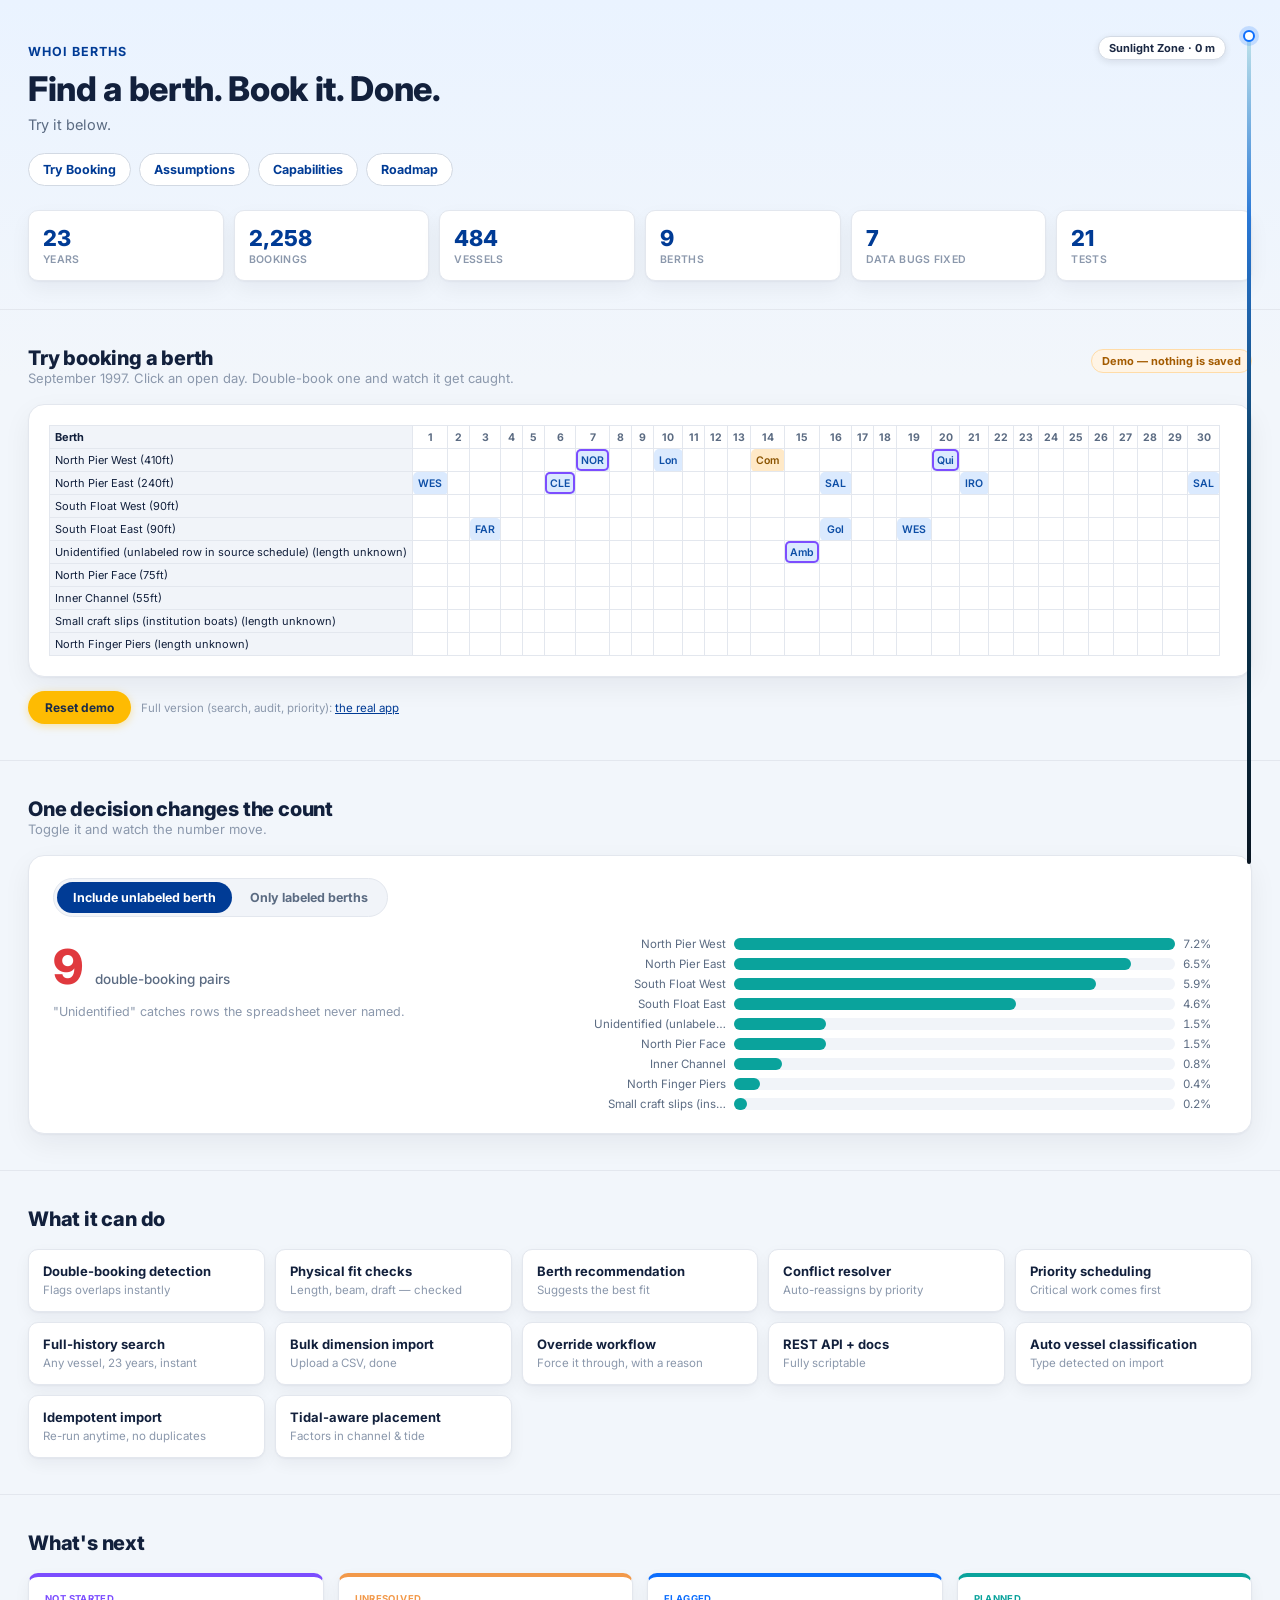
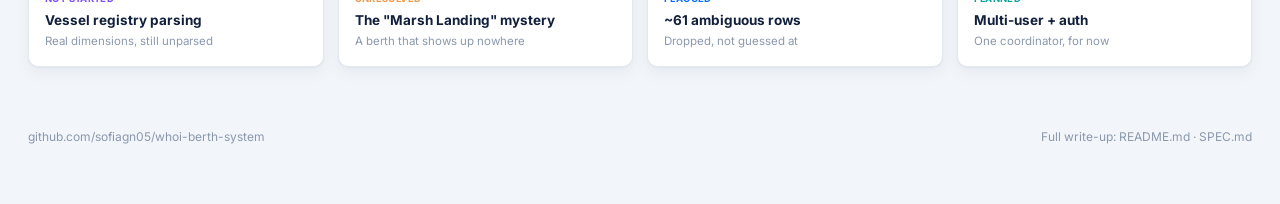
<file: docs/index.html>
<!doctype html>
<html lang="en">
<head>
<meta charset="utf-8">
<title>WHOI Berths</title>
<meta name="description" content="Interactive dashboard for the WHOI berth reservation system, built on 23 years of real booking data.">
<link rel="preconnect" href="https://fonts.googleapis.com">
<link rel="preconnect" href="https://fonts.gstatic.com" crossorigin>
<link href="https://fonts.googleapis.com/css2?family=Inter:wght@400;500;600;700;800&display=swap" rel="stylesheet">
<style>
:root {
  --bg:#f2f6fb; --surface:#ffffff; --surface-2:#f1f4f9; --surface-3:#e6eaf1;
  --border:#e3e7ee; --border-strong:#d2d9e3;
  --text:#12203c; --text-secondary:#5b6b82; --text-tertiary:#8b98ac;
  --teal:#0aa39c; --teal-bright:#0aa39c; --blue:#0d6efd; --navy:#003b95; --purple:#7c4dff;
  --amber:#f2994a; --gold:#febb02; --red:#e0393e; --green:#1aa260;
  --radius:16px; --radius-sm:10px;
  --font:"Inter",system-ui,sans-serif;
}
* { box-sizing:border-box; }
body { margin:0; background:linear-gradient(180deg,#eaf3ff 0%,#f2f6fb 380px,#f2f6fb 100%); color:var(--text); font-family:var(--font); -webkit-font-smoothing:antialiased; }
h1,h2,h3 { font-family:var(--font); margin:0; font-weight:800; letter-spacing:-0.01em; }
p { margin:0; }
a { color:var(--navy); }
code { background:var(--surface-2); border:1px solid var(--border); border-radius:5px; padding:1px 6px; font-size:12px; color:var(--navy); }
::-webkit-scrollbar{height:8px;width:8px} ::-webkit-scrollbar-thumb{background:var(--border-strong);border-radius:4px}

.wrap { max-width:1280px; margin:0 auto; }
.navlink { color:var(--navy); font-size:12.5px; font-weight:700; padding:8px 14px; border-radius:999px; border:1.5px solid var(--border-strong); background:#fff; white-space:nowrap; text-decoration:none; }
.navlink:hover { background:#eaf3ff; border-color:var(--blue); }

/* depth gauge */
.depth-gauge { position:fixed; top:0; right:16px; bottom:0; width:30px; z-index:40; display:flex; flex-direction:column; align-items:center; pointer-events:none; }
.depth-gauge-track { position:relative; width:4px; flex:1; margin:36px 0; border-radius:2px; background:linear-gradient(to bottom,#bfe3ea 0%,#2a78d6 22%,#0b3d5c 55%,#082b41 78%,#0a1622 100%); }
.depth-gauge-marker { position:absolute; left:50%; width:12px; height:12px; border-radius:50%; background:#fff; border:2px solid var(--blue); transform:translate(-50%,-50%); box-shadow:0 0 0 4px rgba(13,110,253,0.18); }
.depth-gauge-label { position:fixed; right:54px; font-size:11px; font-weight:700; color:var(--text); background:#fff; border:1px solid var(--border-strong); padding:4px 10px; border-radius:999px; white-space:nowrap; opacity:0; transition:opacity .2s; box-shadow:0 2px 8px rgba(16,24,40,0.1); }
.depth-gauge-label.visible { opacity:.96; }
@media (max-width:1100px){ .depth-gauge,.depth-gauge-label{display:none} }

header { padding:44px 28px 24px; }
header .eyebrow { font-size:12.5px; font-weight:700; letter-spacing:.08em; text-transform:uppercase; color:var(--navy); margin-bottom:10px; }
header h1 { font-size:34px; font-weight:800; letter-spacing:-0.01em; max-width:760px; line-height:1.15; color:var(--text); }
header .tag { font-size:14.5px; color:var(--text-secondary); margin-top:8px; max-width:640px; font-weight:400; }
header nav { display:flex; gap:8px; flex-wrap:wrap; margin-top:20px; }

.stats { display:grid; grid-template-columns:repeat(6,1fr); gap:10px; padding:0 28px 28px; }
.stat { background:var(--surface); border:1px solid var(--border); border-radius:var(--radius-sm); padding:14px 14px; box-shadow:0 1px 2px rgba(16,24,40,0.04), 0 8px 20px rgba(16,24,40,0.05); }
.stat .n { font-size:22px; font-weight:800; color:var(--navy); }
.stat .l { font-size:10.5px; color:var(--text-tertiary); text-transform:uppercase; letter-spacing:.03em; margin-top:2px; font-weight:600; }

section { padding:36px 28px; border-top:1px solid var(--border); }
section > .sec-head { display:flex; align-items:baseline; justify-content:space-between; flex-wrap:wrap; gap:10px; margin-bottom:18px; }
section h2 { font-size:20px; font-weight:800; }
section .sec-sub { font-size:13px; color:var(--text-tertiary); max-width:560px; font-weight:400; }

/* assumptions toggle */
.assume-panel { background:var(--surface); border:1px solid var(--border); border-radius:var(--radius); padding:22px 24px; box-shadow:0 1px 2px rgba(16,24,40,0.04), 0 10px 28px rgba(16,24,40,0.06); }
.assume-row { display:flex; align-items:center; gap:16px; flex-wrap:wrap; margin-bottom:20px; }
.switch { display:inline-flex; background:var(--surface-2); border:1px solid var(--border); border-radius:999px; padding:3px; gap:2px; }
.switch button { font-family:var(--font); font-size:12.5px; font-weight:700; padding:8px 16px; border-radius:999px; border:none; background:transparent; color:var(--text-secondary); cursor:pointer; }
.switch button.active { background:var(--navy); color:#fff; }
.result-big { display:flex; align-items:baseline; gap:12px; }
.result-big .num { font-size:48px; font-weight:800; transition:color .2s; color:var(--navy); }
.result-big .label { font-size:13.5px; color:var(--text-secondary); font-weight:500; }
.assume-explain { font-size:12.5px; color:var(--text-tertiary); margin-top:8px; max-width:520px; }
.assume-grid { display:grid; grid-template-columns:1fr 1.3fr; gap:22px; margin-top:20px; }
.mini-bars { display:flex; flex-direction:column; gap:6px; }
.mini-bar-row { display:flex; align-items:center; gap:8px; font-size:11.5px; }
.mini-bar-label { width:150px; text-align:right; color:var(--text-secondary); flex-shrink:0; }
.mini-bar-track { flex:1; height:12px; background:var(--surface-2); border-radius:999px; }
.mini-bar-fill { height:100%; border-radius:999px; background:var(--teal); transition:width .25s ease, opacity .25s ease; }
.mini-bar-val { width:44px; font-variant-numeric:tabular-nums; color:var(--text-secondary); }
.mini-bar-row.excluded .mini-bar-fill { opacity:0.18; }
.mini-bar-row.excluded .mini-bar-label { color:var(--text-tertiary); text-decoration:line-through; }

/* live grid demo */
.demo-note { display:inline-flex; align-items:center; gap:6px; font-size:11px; font-weight:700; color:#a35b00; background:#fff4e5; border:1px solid #ffdca8; padding:4px 10px; border-radius:999px; }
.demo-wrap { background:var(--surface); border:1px solid var(--border); border-radius:var(--radius); padding:20px; margin-top:16px; overflow-x:auto; box-shadow:0 1px 2px rgba(16,24,40,0.04), 0 10px 28px rgba(16,24,40,0.06); }
.demo-table { border-collapse:collapse; font-size:10.5px; white-space:nowrap; }
.demo-table th,.demo-table td { border:1px solid var(--border); padding:4px 5px; text-align:center; min-width:22px; color:var(--text-secondary); }
.demo-table th.berth,.demo-table td.berth { text-align:left; position:sticky; left:0; background:var(--surface-2); min-width:150px; color:var(--text); font-size:11px; }
.demo-cell { cursor:pointer; border-radius:5px; }
.demo-cell.vessel { background:#dbeafe; color:#0d4ea6; font-weight:600; }
.demo-cell.event { background:#ffe9c7; color:#8a5300; font-weight:600; }
.demo-cell.elevated { box-shadow:inset 0 0 0 2px var(--purple); }
.demo-cell.critical { box-shadow:inset 0 0 0 2px var(--red); }
.demo-cell.conflict { background:rgba(224,57,62,0.18) !important; background-image:repeating-linear-gradient(135deg, rgba(224,57,62,0.28) 0 4px, transparent 4px 8px) !important; box-shadow:0 0 0 1px var(--red); font-weight:700; color:#b81f24; }
.demo-cell:hover { outline:1.5px solid var(--blue); }
.demo-controls { display:flex; gap:10px; margin-top:14px; flex-wrap:wrap; }
button.chip { font-family:var(--font); font-size:12px; font-weight:700; background:#fff; color:var(--text); border:1.5px solid var(--border-strong); border-radius:999px; padding:8px 16px; cursor:pointer; }
button.chip:hover { background:var(--surface-2); }
button.chip.primary { background:var(--gold); color:#1a2b49; border-color:transparent; box-shadow:0 2px 8px rgba(254,187,2,0.35); }

/* popover / mini modal */
.popover-backdrop { position:fixed; inset:0; background:rgba(15,26,45,0.45); backdrop-filter:blur(4px); display:none; align-items:center; justify-content:center; z-index:200; padding:20px; }
.popover-backdrop.open { display:flex; }
.popover { background:var(--surface); border:1px solid var(--border); border-radius:var(--radius); padding:22px; width:100%; max-width:340px; box-shadow:0 24px 60px rgba(16,24,40,0.22); }
.popover h3 { font-size:15px; margin-bottom:12px; }
.popover label { font-size:11.5px; font-weight:700; color:var(--text-secondary); display:block; margin-bottom:5px; }
.popover input, .popover select { width:100%; padding:9px 11px; border-radius:8px; border:1.5px solid var(--border-strong); background:var(--surface-2); color:var(--text); font-size:13px; margin-bottom:12px; font-family:var(--font); }
.popover .actions { display:flex; gap:8px; justify-content:flex-end; margin-top:6px; }
.popover .issue { font-size:12px; padding:8px 10px; border-radius:8px; margin-bottom:10px; }
.popover .issue.error { background:#fdecea; color:#c81e24; border:1px solid #f6c7c9; }
.popover .issue.ok { background:#e8f7ee; color:#137a3d; border:1px solid #bfe8cf; }

/* capability chips */
.chip-grid { display:grid; grid-template-columns:repeat(auto-fill, minmax(210px,1fr)); gap:10px; }
.cap-chip { background:var(--surface); border:1px solid var(--border); border-radius:var(--radius-sm); padding:13px 14px; box-shadow:0 1px 2px rgba(16,24,40,0.04), 0 6px 16px rgba(16,24,40,0.05); }
.cap-chip .t { font-size:13px; font-weight:700; margin-bottom:3px; }
.cap-chip .d { font-size:11.5px; color:var(--text-tertiary); line-height:1.4; font-weight:400; }

/* roadmap */
.roadmap { display:grid; grid-template-columns:repeat(4,1fr); gap:14px; }
.road-card { background:var(--surface); border:1px solid var(--border); border-radius:var(--radius-sm); padding:16px; border-top:4px solid var(--accent, var(--teal)); box-shadow:0 1px 2px rgba(16,24,40,0.04), 0 6px 16px rgba(16,24,40,0.05); }
.road-card .status { font-size:9.5px; font-weight:700; text-transform:uppercase; letter-spacing:.04em; color:var(--accent, var(--teal)); margin-bottom:8px; }
.road-card .t { font-size:13.5px; font-weight:700; margin-bottom:5px; }
.road-card .d { font-size:11.5px; color:var(--text-tertiary); line-height:1.45; font-weight:400; }

footer { padding:26px 28px 60px; display:flex; justify-content:space-between; flex-wrap:wrap; gap:10px; font-size:12px; color:var(--text-tertiary); }

@media (max-width: 900px) {
  .stats { grid-template-columns:repeat(3,1fr); }
  .assume-grid { grid-template-columns:1fr; }
  .roadmap { grid-template-columns:repeat(2,1fr); }
}
</style>
</head>
<body>

<div class="depth-gauge"><div class="depth-gauge-track" id="depth-track"><div class="depth-gauge-marker" id="depth-marker" style="top:0%"></div></div></div>
<div class="depth-gauge-label" id="depth-label">Sunlight Zone · 0 m</div>

<div class="wrap">
  <header>
    <div class="eyebrow">WHOI BERTHS</div>
    <h1>Find a berth. Book it. Done.</h1>
    <p class="tag">Try it below.</p>
    <nav>
      <a class="navlink" href="#demo">Try Booking</a>
      <a class="navlink" href="#assumptions">Assumptions</a>
      <a class="navlink" href="#capabilities">Capabilities</a>
      <a class="navlink" href="#roadmap">Roadmap</a>
    </nav>
  </header>

  <div class="stats">
    <div class="stat"><div class="n">23</div><div class="l">years</div></div>
    <div class="stat"><div class="n">2,258</div><div class="l">bookings</div></div>
    <div class="stat"><div class="n">484</div><div class="l">vessels</div></div>
    <div class="stat"><div class="n">9</div><div class="l">berths</div></div>
    <div class="stat"><div class="n">7</div><div class="l">data bugs fixed</div></div>
    <div class="stat"><div class="n">21</div><div class="l">tests</div></div>
  </div>

  <section id="demo">
    <div class="sec-head">
      <div>
        <h2>Try booking a berth</h2>
        <p class="sec-sub">September 1997. Click an open day. Double-book one and watch it get caught.</p>
      </div>
      <span class="demo-note">Demo — nothing is saved</span>
    </div>
    <div class="demo-wrap"><div id="demo-grid"></div></div>
    <div class="demo-controls">
      <button class="chip primary" id="demo-reset">Reset demo</button>
      <span style="font-size:11.5px;color:var(--text-tertiary);align-self:center;">Full version (search, audit, priority): <a href="https://github.com/sofiagn05/whoi-berth-system">the real app</a></span>
    </div>
  </section>

  <section id="assumptions">
    <div class="sec-head">
      <div>
        <h2>One decision changes the count</h2>
        <p class="sec-sub">Toggle it and watch the number move.</p>
      </div>
    </div>
    <div class="assume-panel">
      <div class="assume-row">
        <div class="switch" id="assume-switch">
          <button data-mode="include" class="active">Include unlabeled berth</button>
          <button data-mode="exclude">Only labeled berths</button>
        </div>
      </div>
      <div class="assume-grid">
        <div>
          <div class="result-big"><span class="num" id="conflict-num">9</span><span class="label">double-booking pairs</span></div>
          <p class="assume-explain" id="assume-explain">"Unidentified" wasn't a real berth name in the source data.</p>
        </div>
        <div class="mini-bars" id="util-bars"></div>
      </div>
    </div>
  </section>

  <section id="capabilities">
    <div class="sec-head"><div><h2>What it can do</h2></div></div>
    <div class="chip-grid" id="cap-grid"></div>
  </section>

  <section id="roadmap">
    <div class="sec-head">
      <div><h2>What's next</h2></div>
    </div>
    <div class="roadmap" id="roadmap-grid"></div>
  </section>

  <footer>
    <span>github.com/sofiagn05/whoi-berth-system</span>
    <span>Full write-up: README.md · SPEC.md</span>
  </footer>
</div>

<div class="popover-backdrop" id="popover-backdrop">
  <div class="popover" id="popover-content"></div>
</div>

<script>
const ALL_BOOKINGS = [["North Pier West","1997-08-02","1997-08-02","routine"],["North Pier West","1997-08-11","1997-08-11","routine"],["North Pier West","1997-08-26","1997-08-26","routine"],["North Pier West","1997-09-07","1997-09-07","elevated"],["North Pier West","1997-09-10","1997-09-10","routine"],["North Pier West","1997-09-14","1997-09-14","routine"],["North Pier West","1997-09-20","1997-09-20","elevated"],["North Pier West","1997-10-12","1997-10-12","routine"],["North Pier West","1997-10-27","1997-10-27","routine"],["North Pier West","1997-11-02","1997-11-02","routine"],["North Pier West","1997-12-02","1997-12-02","routine"],["North Pier East","1997-08-03","1997-08-03","routine"],["North Pier East","1997-08-27","1997-08-27","routine"],["North Pier East","1997-09-01","1997-09-01","routine"],["North Pier East","1997-09-06","1997-09-06","elevated"],["North Pier East","1997-09-16","1997-09-16","routine"],["North Pier East","1997-09-21","1997-09-21","routine"],["North Pier East","1997-09-30","1997-09-30","routine"],["North Pier East","1997-10-02","1997-10-02","routine"],["North Pier East","1997-10-19","1997-10-19","routine"],["North Pier East","1997-10-28","1997-10-28","routine"],["North Pier East","1997-11-02","1997-11-02","routine"],["North Pier East","1997-11-27","1997-11-27","routine"],["North Pier East","1997-12-05","1997-12-05","routine"],["South Float West","1997-08-07","1997-08-07","routine"],["South Float East","1997-08-02","1997-08-02","routine"],["South Float East","1997-08-16","1997-08-16","routine"],["South Float East","1997-08-25","1997-08-25","routine"],["South Float East","1997-09-03","1997-09-03","routine"],["South Float East","1997-09-16","1997-09-16","routine"],["South Float East","1997-09-19","1997-09-19","routine"],["South Float East","1997-10-12","1997-10-12","routine"],["South Float East","1997-11-04","1997-11-04","routine"],["Unidentified (unlabeled row in source schedule)","1997-09-15","1997-09-15","elevated"],["North Pier West","1998-01-01","1998-01-01","routine"],["North Pier West","1998-01-31","1998-01-31","routine"],["North Pier West","1998-02-02","1998-02-02","routine"],["North Pier West","1998-04-03","1998-04-03","routine"],["North Pier West","1998-06-08","1998-06-08","routine"],["North Pier West","1998-06-29","1998-06-29","elevated"],["North Pier West","1998-07-01","1998-07-01","elevated"],["North Pier West","1998-07-26","1998-07-26","routine"],["North Pier West","1998-07-31","1998-08-01","routine"],["North Pier West","1998-08-04","1998-08-04","elevated"],["North Pier West","1998-08-08","1998-08-08","routine"],["North Pier West","1998-08-21","1998-08-21","routine"],["North Pier West","1998-09-07","1998-09-07","elevated"],["North Pier West","1998-09-09","1998-09-09","elevated"],["North Pier West","1998-09-14","1998-09-14","routine"],["North Pier West","1998-09-16","1998-09-16","routine"],["North Pier West","1998-09-24","1998-09-24","routine"],["North Pier West","1998-09-25","1998-09-25","routine"],["North Pier West","1998-10-08","1998-10-08","routine"],["North Pier West","1998-10-10","1998-10-10","routine"],["North Pier West","1998-11-01","1998-11-01","elevated"],["North Pier West","1998-12-01","1998-12-01","elevated"],["North Pier East","1998-01-01","1998-01-01","routine"],["North Pier East","1998-02-01","1998-02-01","routine"],["North Pier East","1998-03-01","1998-03-01","routine"],["North Pier East","1998-04-01","1998-04-01","routine"],["North Pier East","1998-04-17","1998-04-17","routine"],["North Pier East","1998-04-26","1998-04-26","routine"],["North Pier East","1998-05-05","1998-05-05","routine"],["North Pier East","1998-05-13","1998-05-13","routine"],["North Pier East","1998-06-02","1998-06-02","routine"],["North Pier East","1998-06-16","1998-06-16","routine"],["North Pier East","1998-06-22","1998-06-22","elevated"],["North Pier East","1998-06-26","1998-06-26","routine"],["North Pier East","1998-07-01","1998-07-01","routine"],["North Pier East","1998-08-02","1998-08-02","routine"],["North Pier East","1998-08-12","1998-08-12","elevated"],["North Pier East","1998-08-22","1998-08-22","elevated"],["North Pier East","1998-08-25","1998-08-25","routine"],["North Pier East","1998-08-28","1998-08-28","routine"],["North Pier East","1998-09-01","1998-09-01","routine"],["North Pier East","1998-09-06","1998-09-06","routine"],["North Pier East","1998-09-11","1998-09-11","elevated"],["North Pier East","1998-09-19","1998-09-19","routine"],["North Pier East","1998-10-04","1998-10-04","routine"],["North Pier East","1998-10-12","1998-10-12","routine"],["North Pier East","1998-10-23","1998-10-23","routine"],["North Pier East","1998-11-10","1998-11-10","routine"],["North Pier East","1998-11-25","1998-11-25","routine"],["North Pier East","1998-12-03","1998-12-03","routine"],["South Float East","1998-03-24","1998-03-24","routine"],["South Float East","1998-04-02","1998-04-02","routine"],["South Float East","1998-06-05","1998-06-05","routine"],["South Float East","1998-06-09","1998-06-09","routine"],["South Float East","1998-06-25","1998-06-25","routine"],["South Float East","1998-07-05","1998-07-05","routine"],["South Float East","1998-07-10","1998-07-10","routine"],["South Float East","1998-07-25","1998-07-25","routine"],["South Float East","1998-07-26","1998-07-26","routine"],["South Float East","1998-08-02","1998-08-02","elevated"],["South Float East","1998-08-03","1998-08-03","routine"],["South Float East","1998-08-15","1998-08-15","routine"],["South Float East","1998-08-24","1998-08-24","routine"],["South Float East","1998-09-09","1998-09-09","routine"],["South Float East","1998-10-04","1998-10-04","routine"],["South Float West","1998-08-01","1998-08-01","routine"],["South Float West","1998-08-04","1998-08-04","routine"],["South Float West","1998-08-11","1998-08-11","routine"],["South Float West","1998-08-21","1998-08-21","routine"],["North Pier Face","1998-09-22","1998-09-22","routine"],["North Pier Face","1998-10-15","1998-10-15","routine"],["North Pier Face","1998-12-05","1998-12-05","routine"],["North Pier West","1999-01-01","1999-01-01","elevated"],["North Pier West","1999-02-05","1999-02-05","elevated"],["North Pier West","1999-02-25","1999-02-25","elevated"],["North Pier West","1999-03-22","1999-03-22","elevated"],["North Pier West","1999-04-01","1999-04-01","elevated"],["North Pier West","1999-05-20","1999-05-20","routine"],["North Pier West","1999-05-22","1999-05-22","routine"],["North Pier West","1999-05-28","1999-05-28","routine"],["North Pier West","1999-06-03","1999-06-03","routine"],["North Pier West","1999-06-08","1999-06-08","elevated"],["North Pier West","1999-06-13","1999-06-13","routine"],["North Pier West","1999-06-27","1999-06-27","elevated"],["North Pier West","1999-06-29","1999-06-29","elevated"],["North Pier West","1999-07-04","1999-07-04","routine"],["North Pier West","1999-07-21","1999-07-21","routine"],["North Pier West","1999-07-25","1999-07-25","elevated"],["North Pier West","1999-08-10","1999-08-10","elevated"],["North Pier West","1999-08-26","1999-08-26","elevated"],["North Pier West","1999-08-28","1999-08-28","elevated"],["North Pier West","1999-09-01","1999-09-01","routine"],["North Pier West","1999-09-14","1999-09-14","elevated"],["North Pier West","1999-09-25","1999-09-25","elevated"],["North Pier West","1999-10-05","1999-10-05","elevated"],["North Pier West","1999-10-08","1999-10-08","elevated"],["North Pier West","1999-10-11","1999-10-11","elevated"],["North Pier West","1999-10-27","1999-10-27","elevated"],["North Pier West","1999-11-19","1999-11-19","routine"],["North Pier West","1999-12-01","1999-12-01","routine"],["North Pier East","1999-01-01","1999-01-01","routine"],["North Pier East","1999-02-04","1999-02-04","routine"],["North Pier East","1999-03-20","1999-03-20","routine"],["North Pier East","1999-04-18","1999-04-18","routine"],["North Pier East","1999-05-31","1999-05-31","routine"],["North Pier East","1999-06-02","1999-06-02","routine"],["North Pier East","1999-06-07","1999-06-07","routine"],["North Pier East","1999-06-13","1999-06-13","routine"],["North Pier East","1999-07-21","1999-07-21","elevated"],["North Pier East","1999-07-26","1999-07-26","routine"],["North Pier East","1999-08-08","1999-08-08","elevated"],["North Pier East","1999-08-14","1999-08-14","elevated"],["North Pier East","1999-08-23","1999-08-23","routine"],["North Pier East","1999-08-26","1999-08-26","routine"],["North Pier East","1999-08-31","1999-08-31","routine"],["North Pier East","1999-09-03","1999-09-03","routine"],["North Pier East","1999-10-02","1999-10-02","routine"],["North Pier East","1999-10-17","1999-10-17","routine"],["North Pier East","1999-11-01","1999-11-01","routine"],["South Float West","1999-04-01","1999-04-01","routine"],["South Float West","1999-05-05","1999-05-05","routine"],["South Float West","1999-05-29","1999-05-29","routine"],["South Float West","1999-07-03","1999-07-03","routine"],["South Float West","1999-08-03","1999-08-03","routine"],["South Float West","1999-08-28","1999-08-28","routine"],["South Float West","1999-09-08","1999-09-08","elevated"],["South Float East","1999-06-13","1999-06-13","routine"],["South Float East","1999-06-19","1999-06-19","routine"],["South Float East","1999-07-05","1999-07-05","routine"],["South Float East","1999-07-28","1999-07-28","routine"],["South Float East","1999-08-06","1999-08-06","routine"],["South Float East","1999-08-18","1999-08-18","routine"],["South Float East","1999-08-24","1999-08-24","routine"],["South Float East","1999-10-09","1999-10-09","routine"],["South Float East","1999-10-29","1999-10-29","elevated"],["North Pier Face","1999-08-13","1999-08-13","routine"],["North Pier Face","1999-09-21","1999-09-21","elevated"],["North Pier West","2000-01-01","2000-01-01","routine"],["North Pier West","2000-02-01","2000-02-01","routine"],["North Pier West","2000-03-01","2000-03-01","routine"],["North Pier West","2000-04-04","2000-04-04","routine"],["North Pier West","2000-04-26","2000-04-26","routine"],["North Pier West","2000-05-24","2000-05-24","routine"],["North Pier West","2000-05-29","2000-05-29","routine"],["North Pier West","2000-06-01","2000-06-01","routine"],["North Pier West","2000-07-01","2000-07-01","routine"],["North Pier West","2000-07-17","2000-07-17","elevated"],["North Pier West","2000-08-01","2000-08-01","elevated"],["North Pier West","2000-08-15","2000-08-16","routine"],["North Pier West","2000-08-27","2000-08-27","elevated"],["North Pier West","2000-09-09","2000-09-09","routine"],["North Pier West","2000-09-15","2000-09-15","routine"],["North Pier West","2000-09-19","2000-09-19","routine"],["North Pier West","2000-09-24","2000-09-24","routine"],["North Pier West","2000-09-29","2000-09-29","routine"],["North Pier West","2000-11-08","2000-11-08","elevated"],["North Pier West","2000-12-02","2000-12-02","routine"],["North Pier West","2000-12-20","2000-12-20","routine"],["North Pier East","2000-02-26","2000-02-26","elevated"],["North Pier East","2000-03-12","2000-03-12","elevated"],["North Pier East","2000-03-26","2000-03-26","elevated"],["North Pier East","2000-04-10","2000-04-10","routine"],["North Pier East","2000-04-20","2000-04-20","routine"],["North Pier East","2000-05-03","2000-05-03","routine"],["North Pier East","2000-05-11","2000-05-11","routine"],["North Pier East","2000-05-21","2000-05-21","routine"],["North Pier East","2000-06-03","2000-06-03","routine"],["North Pier East","2000-06-11","2000-06-11","elevated"],["North Pier East","2000-06-12","2000-06-12","routine"],["North Pier East","2000-07-05","2000-07-05","routine"],["North Pier East","2000-07-27","2000-07-27","elevated"],["North Pier East","2000-08-01","2000-08-01","routine"],["North Pier East","2000-08-06","2000-08-06","routine"],["North Pier East","2000-08-09","2000-08-09","routine"],["North Pier East","2000-08-11","2000-08-11","routine"],["North Pier East","2000-08-15","2000-08-15","elevated"],["North Pier East","2000-08-21","2000-08-21","elevated"],["North Pier East","2000-08-25","2000-08-25","routine"],["North Pier East","2000-08-29","2000-08-29","routine"],["North Pier East","2000-09-03","2000-09-03","routine"],["North Pier East","2000-09-05","2000-09-05","routine"],["North Pier East","2000-09-10","2000-09-10","routine"],["North Pier East","2000-09-12","2000-09-12","routine"],["North Pier East","2000-09-15","2000-09-15","routine"],["North Pier East","2000-09-26","2000-09-26","routine"],["North Pier East","2000-10-07","2000-10-07","routine"],["North Pier East","2000-11-01","2000-11-01","routine"],["South Float East","2000-04-23","2000-04-23","routine"],["South Float East","2000-05-24","2000-05-24","routine"],["South Float East","2000-06-16","2000-06-16","routine"],["South Float East","2000-07-03","2000-07-03","routine"],["South Float East","2000-07-16","2000-07-16","routine"],["South Float East","2000-07-17","2000-07-17","routine"],["South Float East","2000-07-26","2000-07-26","routine"],["South Float East","2000-08-08","2000-08-08","routine"],["South Float East","2000-08-20","2000-08-20","routine"],["South Float East","2000-08-25","2000-08-25","routine"],["South Float East","2000-09-17","2000-09-17","routine"],["South Float East","2000-10-03","2000-10-03","routine"],["South Float East","2000-10-07","2000-10-07","routine"],["South Float East","2000-10-25","2000-10-25","routine"],["South Float East","2000-11-05","2000-11-05","elevated"],["South Float West","2000-05-25","2000-05-25","routine"],["South Float West","2000-06-01","2000-06-01","routine"],["South Float West","2000-06-23","2000-06-23","routine"],["South Float West","2000-07-01","2000-07-01","routine"],["South Float West","2000-07-15","2000-07-15","routine"],["South Float West","2000-08-08","2000-08-08","routine"],["South Float West","2000-08-11","2000-08-11","routine"],["South Float West","2000-09-01","2000-09-01","routine"],["South Float West","2000-10-01","2000-10-01","routine"],["South Float West","2000-11-01","2000-11-01","routine"],["North Pier Face","2000-06-28","2000-06-28","elevated"],["North Pier Face","2000-08-04","2000-08-04","routine"],["North Pier Face","2000-09-19","2000-09-19","routine"],["North Pier Face","2000-09-22","2000-09-22","routine"],["Inner Channel","2000-12-01","2000-12-01","routine"],["North Pier West","2001-01-03","2001-01-03","routine"],["North Pier West","2001-02-09","2001-02-09","elevated"],["North Pier West","2001-02-11","2001-02-11","elevated"],["North Pier West","2001-02-25","2001-02-25","elevated"],["North Pier West","2001-02-27","2001-02-27","elevated"],["North Pier West","2001-03-09","2001-03-09","routine"],["North Pier West","2001-04-01","2001-04-01","routine"],["North Pier West","2001-05-01","2001-05-01","routine"],["North Pier West","2001-06-01","2001-06-01","routine"],["North Pier West","2001-06-05","2001-06-05","routine"],["North Pier West","2001-06-15","2001-06-15","routine"],["North Pier West","2001-06-16","2001-06-16","routine"],["North Pier West","2001-07-10","2001-07-10","elevated"],["North Pier West","2001-07-12","2001-07-12","elevated"],["North Pier West","2001-07-14","2001-07-14","routine"],["North Pier West","2001-07-17","2001-07-17","routine"],["North Pier West","2001-07-24","2001-07-24","routine"],["North Pier West","2001-08-31","2001-09-01","elevated"],["North Pier West","2001-09-04","2001-09-04","elevated"],["North Pier West","2001-09-08","2001-09-08","elevated"],["North Pier West","2001-09-10","2001-09-10","elevated"],["North Pier West","2001-09-24","2001-09-24","routine"],["North Pier West","2001-09-29","2001-09-29","elevated"],["North Pier West","2001-10-02","2001-10-02","elevated"],["North Pier West","2001-10-16","2001-10-16","elevated"],["North Pier West","2001-10-21","2001-10-21","elevated"],["North Pier West","2001-10-23","2001-10-23","elevated"],["North Pier West","2001-11-07","2001-11-07","elevated"],["North Pier West","2001-11-30","2001-11-30","elevated"],["North Pier West","2001-12-05","2001-12-05","elevated"],["North Pier West","2001-12-07","2001-12-07","elevated"],["North Pier West","2001-12-10","2001-12-10","elevated"],["North Pier West","2001-12-12","2001-12-12","elevated"],["North Pier West","2001-12-16","2001-12-16","elevated"],["North Pier West","2001-12-21","2001-12-21","elevated"],["North Pier East","2001-01-09","2001-01-09","elevated"],["North Pier East","2001-01-15","2001-01-15","elevated"],["North Pier East","2001-03-01","2001-03-01","routine"],["North Pier East","2001-03-03","2001-03-03","routine"],["North Pier East","2001-03-25","2001-03-26","elevated"],["North Pier East","2001-03-28","2001-03-28","elevated"],["North Pier East","2001-04-05","2001-04-05","routine"],["North Pier East","2001-05-12","2001-05-12","elevated"],["North Pier East","2001-05-25","2001-05-25","elevated"],["North Pier East","2001-06-01","2001-06-01","elevated"],["North Pier East","2001-06-03","2001-06-03","routine"],["North Pier East","2001-06-04","2001-06-04","routine"],["North Pier East","2001-06-07","2001-06-07","elevated"],["North Pier East","2001-06-09","2001-06-09","elevated"],["North Pier East","2001-06-13","2001-06-13","routine"],["North Pier East","2001-06-19","2001-06-19","elevated"],["North Pier East","2001-07-01","2001-07-01","routine"],["North Pier East","2001-07-13","2001-07-13","elevated"],["North Pier East","2001-07-20","2001-07-20","routine"],["North Pier East","2001-07-28","2001-07-28","elevated"],["North Pier East","2001-07-30","2001-07-30","elevated"],["North Pier East","2001-08-06","2001-08-06","elevated"],["North Pier East","2001-08-16","2001-08-16","routine"],["North Pier East","2001-08-18","2001-08-18","elevated"],["North Pier East","2001-08-27","2001-08-27","routine"],["North Pier East","2001-09-05","2001-09-05","routine"],["North Pier East","2001-09-14","2001-09-14","elevated"],["North Pier East","2001-09-17","2001-09-17","routine"],["North Pier East","2001-09-21","2001-09-22","routine"],["North Pier East","2001-09-28","2001-09-28","routine"],["North Pier East","2001-10-07","2001-10-07","routine"],["North Pier East","2001-10-21","2001-10-21","routine"],["North Pier East","2001-11-01","2001-11-01","routine"],["North Pier East","2001-12-01","2001-12-01","routine"],["South Float West","2001-01-01","2001-01-01","routine"],["South Float West","2001-02-01","2001-02-01","routine"],["South Float West","2001-05-01","2001-05-01","routine"],["South Float West","2001-06-01","2001-06-01","routine"],["South Float West","2001-06-11","2001-06-11","routine"],["South Float West","2001-06-18","2001-06-18","elevated"],["South Float West","2001-07-09","2001-07-09","routine"],["South Float West","2001-07-15","2001-07-15","elevated"],["South Float West","2001-07-26","2001-07-26","routine"],["South Float West","2001-08-06","2001-08-06","routine"],["South Float East","2001-05-29","2001-05-29","routine"],["South Float East","2001-06-16","2001-06-16","routine"],["South Float East","2001-06-20","2001-06-20","routine"],["South Float East","2001-07-04","2001-07-04","routine"],["South Float East","2001-07-17","2001-07-17","routine"],["South Float East","2001-07-27","2001-07-27","routine"],["South Float East","2001-08-05","2001-08-05","routine"],["South Float East","2001-08-06","2001-08-06","routine"],["South Float East","2001-08-08","2001-08-08","routine"],["South Float East","2001-08-20","2001-08-20","routine"],["South Float East","2001-08-21","2001-08-21","routine"],["South Float East","2001-08-23","2001-08-23","routine"],["South Float East","2001-08-30","2001-08-30","routine"],["South Float East","2001-09-01","2001-09-01","routine"],["South Float East","2001-09-28","2001-09-28","routine"],["South Float East","2001-10-09","2001-10-09","routine"],["North Pier Face","2001-06-01","2001-06-01","elevated"],["North Pier Face","2001-07-21","2001-07-21","elevated"],["North Pier Face","2001-08-31","2001-08-31","routine"],["North Pier Face","2001-09-04","2001-09-04","routine"],["North Pier Face","2001-11-07","2001-11-07","elevated"],["North Pier Face","2001-11-11","2001-11-11","elevated"],["Inner Channel","2001-08-17","2001-08-17","routine"],["Inner Channel","2001-08-19","2001-08-19","elevated"],["Inner Channel","2001-11-11","2001-11-11","routine"],["North Pier West","2001-12-06","2001-12-06","elevated"],["North Pier West","2001-12-08","2001-12-08","elevated"],["North Pier West","2001-12-11","2001-12-11","elevated"],["North Pier West","2001-12-13","2001-12-13","elevated"],["North Pier West","2001-12-17","2001-12-17","elevated"],["North Pier West","2001-12-22","2001-12-22","elevated"],["North Pier West","2002-01-10","2002-01-10","elevated"],["North Pier West","2002-01-15","2002-01-15","routine"],["North Pier West","2002-01-23","2002-01-23","elevated"],["North Pier West","2002-01-25","2002-01-25","elevated"],["North Pier West","2002-01-30","2002-01-31","elevated"],["North Pier West","2002-02-03","2002-02-03","routine"],["North Pier West","2002-02-08","2002-02-08","routine"],["North Pier West","2002-02-12","2002-02-12","routine"],["North Pier West","2002-02-18","2002-02-18","routine"],["North Pier West","2002-02-20","2002-02-20","routine"],["North Pier West","2002-02-23","2002-02-23","routine"],["North Pier West","2002-03-18","2002-03-18","routine"],["North Pier West","2002-03-25","2002-03-25","routine"],["North Pier West","2002-03-31","2002-04-01","routine"],["North Pier West","2002-04-13","2002-04-13","routine"],["North Pier West","2002-04-15","2002-04-15","routine"],["North Pier West","2002-04-26","2002-04-26","elevated"],["North Pier West","2002-05-04","2002-05-04","routine"],["North Pier West","2002-05-09","2002-05-09","routine"],["North Pier West","2002-05-14","2002-05-14","elevated"],["North Pier West","2002-05-21","2002-05-21","elevated"],["North Pier West","2002-05-24","2002-05-24","elevated"],["North Pier West","2002-05-26","2002-05-26","elevated"],["North Pier West","2002-05-28","2002-05-28","elevated"],["North Pier West","2002-05-30","2002-05-30","routine"],["North Pier West","2002-06-03","2002-06-03","elevated"],["North Pier West","2002-06-04","2002-06-04","elevated"],["North Pier West","2002-06-08","2002-06-08","routine"],["North Pier West","2002-06-12","2002-06-12","elevated"],["North Pier West","2002-06-14","2002-06-14","elevated"],["North Pier West","2002-06-18","2002-06-18","elevated"],["North Pier West","2002-06-22","2002-06-22","elevated"],["North Pier West","2002-06-24","2002-06-24","elevated"],["North Pier West","2002-06-29","2002-06-30","elevated"],["North Pier West","2002-07-03","2002-07-03","elevated"],["North Pier West","2002-07-04","2002-07-04","routine"],["North Pier West","2002-07-09","2002-07-09","routine"],["North Pier West","2002-07-11","2002-07-11","routine"],["North Pier West","2002-07-12","2002-07-12","elevated"],["North Pier West","2002-07-18","2002-07-18","routine"],["North Pier West","2002-07-23","2002-07-23","routine"],["North Pier West","2002-08-01","2002-08-01","elevated"],["North Pier West","2002-08-15","2002-08-15","elevated"],["North Pier West","2002-09-07","2002-09-07","elevated"],["North Pier West","2002-09-24","2002-09-24","routine"],["North Pier West","2002-10-07","2002-10-07","routine"],["North Pier West","2002-10-15","2002-10-15","elevated"],["North Pier West","2002-10-17","2002-10-17","elevated"],["North Pier West","2002-10-21","2002-10-21","elevated"],["North Pier West","2002-10-25","2002-10-25","elevated"],["North Pier West","2002-10-26","2002-10-26","routine"],["North Pier West","2002-11-05","2002-11-06","elevated"],["North Pier West","2002-12-01","2002-12-01","routine"],["North Pier West","2002-12-12","2002-12-12","elevated"],["North Pier West","2002-12-20","2002-12-20","elevated"],["North Pier East","2002-01-01","2002-01-01","routine"],["North Pier East","2002-02-01","2002-02-01","routine"],["North Pier East","2002-03-01","2002-03-01","routine"],["North Pier East","2002-03-25","2002-03-25","routine"],["North Pier East","2002-04-02","2002-04-03","elevated"],["North Pier East","2002-04-20","2002-04-20","routine"],["North Pier East","2002-05-01","2002-05-01","routine"],["North Pier East","2002-05-04","2002-05-04","routine"],["North Pier East","2002-05-10","2002-05-10","routine"],["North Pier East","2002-05-17","2002-05-17","routine"],["North Pier East","2002-05-30","2002-05-30","routine"],["North Pier East","2002-06-01","2002-06-01","routine"],["North Pier East","2002-06-21","2002-06-21","routine"],["North Pier East","2002-06-27","2002-06-27","routine"],["North Pier East","2002-07-05","2002-07-05","routine"],["North Pier East","2002-07-18","2002-07-18","routine"],["North Pier East","2002-08-04","2002-08-04","routine"],["North Pier East","2002-09-08","2002-09-08","elevated"],["North Pier East","2002-09-13","2002-09-13","elevated"],["North Pier East","2002-09-20","2002-09-20","routine"],["North Pier East","2002-09-26","2002-09-26","routine"],["North Pier East","2002-10-04","2002-10-04","routine"],["North Pier East","2002-10-27","2002-10-27","elevated"],["North Pier East","2002-10-31","2002-10-31","elevated"],["North Pier East","2002-11-04","2002-11-04","routine"],["North Pier East","2002-12-01","2002-12-01","routine"],["North Pier Face","2002-01-02","2002-01-02","elevated"],["North Pier Face","2002-01-04","2002-01-04","elevated"],["North Pier Face","2002-03-27","2002-03-28","elevated"],["North Pier Face","2002-05-02","2002-05-02","elevated"],["North Pier Face","2002-05-04","2002-05-04","elevated"],["North Pier Face","2002-05-08","2002-05-09","elevated"],["North Pier Face","2002-05-11","2002-05-11","elevated"],["North Pier Face","2002-06-04","2002-06-04","elevated"],["North Pier Face","2002-06-09","2002-06-09","elevated"],["North Pier Face","2002-06-28","2002-06-29","elevated"],["North Pier Face","2002-07-16","2002-07-16","routine"],["North Pier Face","2002-08-01","2002-08-01","routine"],["North Pier Face","2002-08-15","2002-08-15","routine"],["North Pier Face","2002-09-02","2002-09-02","elevated"],["North Pier Face","2002-09-16","2002-09-16","routine"],["North Pier Face","2002-09-27","2002-09-27","routine"],["North Pier Face","2002-11-01","2002-11-01","routine"],["Inner Channel","2002-01-09","2002-01-09","elevated"],["South Float East","2002-05-02","2002-05-02","routine"],["South Float East","2002-05-06","2002-05-06","routine"],["South Float East","2002-05-09","2002-05-09","routine"],["South Float East","2002-05-24","2002-05-24","routine"],["South Float East","2002-06-14","2002-06-14","routine"],["South Float East","2002-06-16","2002-06-16","routine"],["South Float East","2002-07-06","2002-07-06","routine"],["South Float East","2002-07-08","2002-07-08","elevated"],["South Float East","2002-07-12","2002-07-12","routine"],["South Float East","2002-07-19","2002-07-19","elevated"],["South Float East","2002-07-21","2002-07-21","routine"],["South Float East","2002-07-29","2002-07-29","routine"],["South Float East","2002-08-01","2002-08-01","routine"],["South Float East","2002-08-08","2002-08-08","elevated"],["South Float East","2002-08-11","2002-08-11","routine"],["South Float East","2002-08-15","2002-08-15","routine"],["South Float East","2002-08-17","2002-08-17","routine"],["South Float East","2002-08-18","2002-08-18","routine"],["South Float East","2002-08-22","2002-08-22","routine"],["South Float East","2002-08-28","2002-08-28","routine"],["South Float East","2002-09-14","2002-09-14","routine"],["South Float East","2002-10-04","2002-10-04","routine"],["South Float East","2002-10-07","2002-10-07","routine"],["South Float East","2002-10-08","2002-10-08","routine"],["Unidentified (unlabeled row in source schedule)","2002-05-05","2002-05-05","routine"],["Unidentified (unlabeled row in source schedule)","2002-06-05","2002-06-05","routine"],["Unidentified (unlabeled row in source schedule)","2002-07-07","2002-07-07","routine"],["Unidentified (unlabeled row in source schedule)","2002-07-11","2002-07-11","routine"],["Unidentified (unlabeled row in source schedule)","2002-07-20","2002-07-20","elevated"],["Unidentified (unlabeled row in source schedule)","2002-07-28","2002-07-28","elevated"],["Unidentified (unlabeled row in source schedule)","2002-08-03","2002-08-03","routine"],["Unidentified (unlabeled row in source schedule)","2002-08-12","2002-08-12","routine"],["Unidentified (unlabeled row in source schedule)","2002-08-15","2002-08-15","routine"],["South Float West","2002-07-04","2002-07-04","routine"],["South Float West","2002-07-12","2002-07-12","routine"],["South Float West","2002-07-17","2002-07-17","routine"],["South Float West","2002-07-19","2002-07-19","routine"],["South Float West","2002-07-22","2002-07-22","routine"],["South Float West","2002-07-26","2002-07-26","routine"],["South Float West","2002-07-29","2002-07-29","routine"],["South Float West","2002-07-31","2002-07-31","routine"],["South Float West","2002-08-03","2002-08-03","routine"],["South Float West","2002-08-07","2002-08-07","routine"],["South Float West","2002-08-11","2002-08-11","routine"],["South Float West","2002-08-12","2002-08-12","routine"],["South Float West","2002-08-14","2002-08-14","routine"],["South Float West","2002-08-20","2002-08-20","routine"],["South Float West","2002-08-22","2002-08-22","routine"],["South Float West","2002-08-24","2002-08-24","routine"],["South Float West","2002-08-29","2002-08-29","elevated"],["South Float West","2002-10-16","2002-10-16","routine"],["South Float West","2002-10-17","2002-10-17","routine"],["North Pier West","2002-12-19","2002-12-19","elevated"],["North Pier West","2003-01-01","2003-01-01","elevated"],["North Pier West","2003-02-04","2003-02-04","elevated"],["North Pier West","2003-02-26","2003-02-26","elevated"],["North Pier West","2003-03-02","2003-03-02","routine"],["North Pier West","2003-03-06","2003-03-06","routine"],["North Pier West","2003-04-01","2003-04-01","routine"],["North Pier West","2003-04-14","2003-04-14","routine"],["North Pier West","2003-04-18","2003-04-18","routine"],["North Pier West","2003-04-21","2003-04-21","routine"],["North Pier West","2003-04-29","2003-04-29","routine"],["North Pier West","2003-05-01","2003-05-01","routine"],["North Pier West","2003-05-04","2003-05-04","routine"],["North Pier West","2003-06-01","2003-06-01","routine"],["North Pier West","2003-06-08","2003-06-08","elevated"],["North Pier West","2003-06-10","2003-06-10","elevated"],["North Pier West","2003-06-17","2003-06-17","elevated"],["North Pier West","2003-06-30","2003-06-30","routine"],["North Pier West","2003-07-03","2003-07-03","routine"],["North Pier West","2003-07-19","2003-07-19","elevated"],["North Pier West","2003-07-31","2003-07-31","routine"],["North Pier West","2003-08-04","2003-08-04","elevated"],["North Pier West","2003-08-22","2003-08-22","routine"],["North Pier West","2003-09-07","2003-09-07","routine"],["North Pier West","2003-09-15","2003-09-15","routine"],["North Pier West","2003-10-10","2003-10-10","elevated"],["North Pier West","2003-10-29","2003-10-29","elevated"],["North Pier West","2003-11-02","2003-11-02","elevated"],["North Pier West","2003-11-08","2003-11-08","routine"],["North Pier West","2003-11-10","2003-11-10","routine"],["North Pier West","2003-12-19","2003-12-19","elevated"],["North Pier Face","2002-12-31","2002-12-31","elevated"],["North Pier Face","2003-01-03","2003-01-03","elevated"],["North Pier Face","2003-01-06","2003-01-08","elevated"],["North Pier Face","2003-01-26","2003-01-26","routine"],["North Pier Face","2003-01-29","2003-01-29","routine"],["North Pier Face","2003-02-23","2003-02-23","routine"],["North Pier Face","2003-04-16","2003-04-16","routine"],["North Pier Face","2003-05-01","2003-05-01","routine"],["North Pier Face","2003-06-29","2003-06-29","routine"],["North Pier Face","2003-07-04","2003-07-04","routine"],["North Pier Face","2003-09-13","2003-09-13","routine"],["North Pier Face","2003-09-23","2003-09-23","routine"],["North Pier East","2003-01-01","2003-01-01","routine"],["North Pier East","2003-02-01","2003-02-01","routine"],["North Pier East","2003-03-04","2003-03-04","routine"],["North Pier East","2003-03-06","2003-03-06","routine"],["North Pier East","2003-04-14","2003-04-14","routine"],["North Pier East","2003-04-23","2003-04-23","elevated"],["North Pier East","2003-04-25","2003-04-25","routine"],["North Pier East","2003-05-02","2003-05-02","routine"],["North Pier East","2003-05-04","2003-05-04","routine"],["North Pier East","2003-05-05","2003-05-05","elevated"],["North Pier East","2003-05-10","2003-05-10","routine"],["North Pier East","2003-05-17","2003-05-17","routine"],["North Pier East","2003-05-26","2003-05-26","routine"],["North Pier East","2003-05-28","2003-05-28","routine"],["North Pier East","2003-06-07","2003-06-07","routine"],["North Pier East","2003-06-17","2003-06-17","routine"],["North Pier East","2003-06-21","2003-06-21","elevated"],["North Pier East","2003-06-29","2003-06-29","routine"],["North Pier East","2003-07-08","2003-07-08","routine"],["North Pier East","2003-08-03","2003-08-03","routine"],["North Pier East","2003-09-02","2003-09-02","routine"],["North Pier East","2003-09-17","2003-09-17","routine"],["North Pier East","2003-10-02","2003-10-02","routine"],["North Pier East","2003-10-21","2003-10-21","routine"],["North Pier East","2003-11-04","2003-11-04","routine"],["North Pier East","2003-11-12","2003-11-12","routine"],["North Pier East","2003-12-01","2003-12-01","routine"],["South Float East","2003-04-11","2003-04-13","elevated"],["South Float East","2003-04-19","2003-04-19","elevated"],["South Float East","2003-04-22","2003-04-22","elevated"],["South Float East","2003-04-24","2003-04-24","elevated"],["South Float East","2003-04-27","2003-04-27","elevated"],["South Float East","2003-05-02","2003-05-06","elevated"],["South Float East","2003-05-10","2003-05-10","elevated"],["South Float East","2003-05-12","2003-05-13","elevated"],["South Float East","2003-05-17","2003-05-17","elevated"],["South Float East","2003-05-19","2003-05-20","elevated"],["South Float East","2003-05-24","2003-05-25","elevated"],["South Float East","2003-06-02","2003-06-02","elevated"],["South Float East","2003-06-12","2003-06-12","routine"],["South Float East","2003-06-26","2003-06-26","routine"],["South Float East","2003-07-04","2003-07-04","routine"],["South Float East","2003-07-10","2003-07-10","routine"],["South Float East","2003-07-16","2003-07-16","routine"],["South Float East","2003-07-27","2003-07-27","routine"],["South Float East","2003-08-02","2003-08-02","routine"],["South Float East","2003-08-04","2003-08-04","elevated"],["South Float East","2003-08-11","2003-08-11","routine"],["South Float East","2003-08-16","2003-08-16","routine"],["South Float East","2003-08-22","2003-08-22","routine"],["South Float East","2003-09-07","2003-09-07","routine"],["Inner Channel","2003-05-18","2003-05-18","routine"],["Unidentified (unlabeled row in source schedule)","2003-05-05","2003-05-05","routine"],["Unidentified (unlabeled row in source schedule)","2003-06-02","2003-06-02","routine"],["Unidentified (unlabeled row in source schedule)","2003-07-12","2003-07-12","routine"],["Unidentified (unlabeled row in source schedule)","2003-07-16","2003-07-16","routine"],["Unidentified (unlabeled row in source schedule)","2003-08-07","2003-08-07","routine"],["South Float West","2003-06-03","2003-06-03","routine"],["South Float West","2003-06-18","2003-06-18","elevated"],["South Float West","2003-07-03","2003-07-03","routine"],["South Float West","2003-07-08","2003-07-08","routine"],["South Float West","2003-08-08","2003-08-08","routine"],["South Float West","2003-08-13","2003-08-13","routine"],["South Float West","2003-10-01","2003-10-01","routine"],["South Float West","2003-10-08","2003-10-08","routine"],["South Float West","2003-11-07","2003-11-07","routine"],["South Float West","2003-11-14","2003-11-14","routine"],["North Pier West","2003-12-01","2003-12-01","routine"],["North Pier West","2004-01-03","2004-01-03","routine"],["North Pier West","2004-01-29","2004-01-29","routine"],["North Pier West","2004-02-06","2004-02-06","routine"],["North Pier West","2004-03-15","2004-03-15","elevated"],["North Pier West","2004-04-01","2004-04-01","elevated"],["North Pier West","2004-04-16","2004-04-16","routine"],["North Pier West","2004-04-18","2004-04-18","routine"],["North Pier West","2004-04-20","2004-04-20","routine"],["North Pier West","2004-04-30","2004-04-30","routine"],["North Pier West","2004-05-02","2004-05-02","routine"],["North Pier West","2004-05-15","2004-05-15","routine"],["North Pier West","2004-06-15","2004-06-15","routine"],["North Pier West","2004-06-22","2004-06-22","routine"],["North Pier West","2004-06-25","2004-06-25","routine"],["North Pier West","2004-07-03","2004-07-03","routine"],["North Pier West","2004-07-05","2004-07-05","routine"],["North Pier West","2004-07-16","2004-07-16","routine"],["North Pier West","2004-07-25","2004-07-25","elevated"],["North Pier West","2004-08-01","2004-08-01","elevated"],["North Pier West","2004-08-09","2004-08-09","routine"],["North Pier West","2004-08-24","2004-08-24","routine"],["North Pier West","2004-08-29","2004-08-29","elevated"],["North Pier West","2004-09-01","2004-09-01","elevated"],["North Pier West","2004-09-10","2004-09-10","routine"],["North Pier West","2004-10-01","2004-10-01","routine"],["North Pier West","2004-11-01","2004-11-01","routine"],["North Pier West","2004-12-10","2004-12-10","elevated"],["North Pier West","2004-12-13","2004-12-13","routine"],["North Pier Face","2003-12-14","2003-12-14","routine"],["North Pier Face","2004-01-19","2004-01-19","routine"],["North Pier Face","2004-01-21","2004-01-21","routine"],["North Pier East","2003-12-20","2003-12-20","elevated"],["North Pier East","2004-01-01","2004-01-01","elevated"],["North Pier East","2004-02-04","2004-02-04","elevated"],["North Pier East","2004-03-16","2004-03-16","routine"],["North Pier East","2004-03-28","2004-03-28","routine"],["North Pier East","2004-04-05","2004-04-05","routine"],["North Pier East","2004-04-19","2004-04-19","elevated"],["North Pier East","2004-05-27","2004-05-27","routine"],["North Pier East","2004-05-29","2004-05-29","routine"],["North Pier East","2004-06-08","2004-06-08","elevated"],["North Pier East","2004-06-18","2004-06-18","elevated"],["North Pier East","2004-07-06","2004-07-06","routine"],["North Pier East","2004-07-25","2004-07-25","elevated"],["North Pier East","2004-08-01","2004-08-01","elevated"],["North Pier East","2004-08-28","2004-08-28","routine"],["North Pier East","2004-09-06","2004-09-06","routine"],["North Pier East","2004-09-17","2004-09-17","routine"],["North Pier East","2004-09-22","2004-09-22","routine"],["North Pier East","2004-09-25","2004-09-25","routine"],["North Pier East","2004-10-04","2004-10-04","routine"],["North Pier East","2004-10-15","2004-10-15","routine"],["North Pier East","2004-11-01","2004-11-01","routine"],["South Float West","2004-04-12","2004-04-12","routine"],["South Float West","2004-04-25","2004-04-25","routine"],["South Float West","2004-05-03","2004-05-03","routine"],["South Float West","2004-05-09","2004-05-09","routine"],["South Float West","2004-05-18","2004-05-18","routine"],["South Float West","2004-05-22","2004-05-22","routine"],["South Float West","2004-05-25","2004-05-25","routine"],["South Float West","2004-06-05","2004-06-05","routine"],["South Float West","2004-07-06","2004-07-06","routine"],["South Float West","2004-07-14","2004-07-14","elevated"],["South Float West","2004-07-22","2004-07-22","elevated"],["South Float West","2004-07-28","2004-07-28","elevated"],["South Float West","2004-08-01","2004-08-01","elevated"],["South Float West","2004-09-11","2004-09-11","elevated"],["South Float West","2004-09-16","2004-09-16","elevated"],["South Float West","2004-09-21","2004-09-21","elevated"],["South Float West","2004-09-24","2004-09-24","elevated"],["South Float West","2004-10-03","2004-10-03","elevated"],["South Float West","2004-10-06","2004-10-06","elevated"],["South Float West","2004-10-11","2004-10-11","elevated"],["South Float East","2004-06-18","2004-06-18","routine"],["South Float East","2004-07-02","2004-07-02","routine"],["South Float East","2004-07-12","2004-07-12","routine"],["South Float East","2004-07-15","2004-07-15","routine"],["South Float East","2004-07-21","2004-07-21","routine"],["South Float East","2004-07-26","2004-07-26","routine"],["South Float East","2004-08-01","2004-08-01","routine"],["South Float East","2004-08-10","2004-08-10","routine"],["South Float East","2004-08-21","2004-08-21","routine"],["Inner Channel","2004-07-19","2004-07-19","elevated"],["Inner Channel","2004-07-21","2004-07-21","routine"],["North Pier West","2005-01-01","2005-01-01","elevated"],["North Pier West","2005-01-24","2005-01-24","routine"],["North Pier West","2005-02-01","2005-02-01","routine"],["North Pier West","2005-03-01","2005-03-01","routine"],["North Pier West","2005-04-01","2005-04-01","routine"],["North Pier West","2005-06-19","2005-06-19","elevated"],["North Pier West","2005-07-01","2005-07-01","elevated"],["North Pier West","2005-07-22","2005-07-22","elevated"],["North Pier West","2005-07-28","2005-07-28","elevated"],["North Pier West","2005-08-01","2005-08-01","elevated"],["North Pier West","2005-09-01","2005-09-01","elevated"],["North Pier West","2005-09-23","2005-09-23","routine"],["North Pier West","2005-10-01","2005-10-01","routine"],["North Pier West","2005-11-01","2005-11-01","routine"],["North Pier West","2005-11-14","2005-11-14","elevated"],["North Pier West","2005-11-26","2005-11-26","elevated"],["North Pier West","2005-12-05","2005-12-05","elevated"],["North Pier East","2005-01-04","2005-01-04","routine"],["North Pier East","2005-01-06","2005-01-06","routine"],["North Pier East","2005-04-26","2005-04-26","routine"],["North Pier East","2005-05-15","2005-05-15","routine"],["North Pier East","2005-05-27","2005-05-27","routine"],["North Pier East","2005-06-13","2005-06-13","routine"],["North Pier East","2005-06-26","2005-06-26","routine"],["North Pier East","2005-06-29","2005-06-29","routine"],["North Pier East","2005-07-01","2005-07-01","routine"],["North Pier East","2005-07-30","2005-07-30","routine"],["North Pier East","2005-08-10","2005-08-10","routine"],["North Pier East","2005-08-17","2005-08-17","routine"],["North Pier East","2005-08-20","2005-08-20","routine"],["North Pier East","2005-10-29","2005-10-29","routine"],["North Pier East","2005-11-01","2005-11-01","routine"],["Inner Channel","2005-01-05","2005-01-05","routine"],["Inner Channel","2005-05-20","2005-05-20","routine"],["Inner Channel","2005-06-21","2005-06-21","routine"],["Inner Channel","2005-09-20","2005-09-20","routine"],["South Float West","2005-02-25","2005-02-25","routine"],["South Float West","2005-03-01","2005-03-01","elevated"],["South Float West","2005-03-14","2005-03-14","routine"],["South Float West","2005-04-06","2005-04-06","routine"],["South Float West","2005-04-11","2005-04-11","routine"],["South Float West","2005-04-23","2005-04-23","routine"],["South Float West","2005-05-01","2005-05-01","routine"],["South Float West","2005-05-03","2005-05-03","routine"],["South Float West","2005-05-10","2005-05-10","routine"],["South Float West","2005-05-15","2005-05-15","routine"],["South Float West","2005-05-23","2005-05-23","routine"],["South Float West","2005-05-31","2005-05-31","routine"],["South Float West","2005-06-04","2005-06-04","routine"],["South Float West","2005-06-19","2005-06-19","routine"],["South Float West","2005-06-26","2005-06-26","routine"],["South Float West","2005-07-03","2005-07-03","routine"],["South Float West","2005-07-24","2005-07-24","routine"],["South Float West","2005-07-31","2005-07-31","routine"],["South Float West","2005-08-14","2005-08-14","routine"],["South Float East","2005-06-14","2005-06-14","routine"],["South Float East","2005-07-02","2005-07-02","routine"],["South Float East","2005-07-13","2005-07-13","routine"],["South Float East","2005-07-25","2005-07-25","routine"],["South Float East","2005-08-05","2005-08-05","routine"],["South Float East","2005-08-07","2005-08-07","routine"],["South Float East","2005-08-08","2005-08-08","routine"],["South Float East","2005-08-16","2005-08-16","routine"],["South Float East","2005-08-19","2005-08-19","routine"],["South Float East","2005-09-01","2005-09-01","routine"],["South Float East","2005-09-17","2005-09-17","elevated"],["South Float East","2005-10-05","2005-10-05","routine"],["North Pier Face","2005-08-11","2005-08-11","routine"],["North Pier Face","2005-09-08","2005-09-08","routine"],["North Pier Face","2005-10-12","2005-10-12","routine"],["Unidentified (unlabeled row in source schedule)","2005-09-10","2005-09-10","routine"],["North Pier West","2006-01-01","2006-01-01","elevated"],["North Pier West","2006-01-20","2006-01-20","elevated"],["North Pier West","2006-02-01","2006-02-01","elevated"],["North Pier West","2006-03-03","2006-03-03","routine"],["North Pier West","2006-04-01","2006-04-01","elevated"],["North Pier West","2006-04-19","2006-04-19","elevated"],["North Pier West","2006-05-01","2006-05-01","elevated"],["North Pier West","2006-05-12","2006-05-12","elevated"],["North Pier West","2006-06-06","2006-06-06","elevated"],["North Pier West","2006-06-17","2006-06-17","elevated"],["North Pier West","2006-07-31","2006-08-01","elevated"],["North Pier West","2006-08-18","2006-08-18","elevated"],["North Pier West","2006-09-01","2006-09-01","elevated"],["North Pier West","2006-09-28","2006-09-28","elevated"],["North Pier West","2006-10-02","2006-10-02","elevated"],["North Pier West","2006-10-16","2006-10-16","elevated"],["North Pier West","2006-11-01","2006-11-01","routine"],["North Pier West","2006-11-03","2006-11-03","routine"],["North Pier West","2006-11-12","2006-11-12","routine"],["North Pier West","2006-11-17","2006-11-17","routine"],["North Pier West","2006-12-01","2006-12-01","elevated"],["North Pier West","2006-12-13","2006-12-13","routine"],["North Pier West","2006-12-14","2006-12-14","elevated"],["North Pier East","2006-01-08","2006-01-11","routine"],["North Pier East","2006-02-03","2006-02-03","routine"],["North Pier East","2006-05-01","2006-05-01","routine"],["North Pier East","2006-05-22","2006-05-22","routine"],["North Pier East","2006-06-12","2006-06-12","routine"],["North Pier East","2006-09-22","2006-09-22","routine"],["North Pier East","2006-09-29","2006-09-29","routine"],["North Pier East","2006-10-07","2006-10-07","routine"],["North Pier East","2006-10-13","2006-10-13","routine"],["North Pier East","2006-10-16","2006-10-16","routine"],["North Pier East","2006-10-19","2006-10-19","routine"],["North Pier East","2006-10-26","2006-10-26","routine"],["North Pier East","2006-11-03","2006-11-03","elevated"],["North Pier East","2006-12-01","2006-12-01","elevated"],["Inner Channel","2006-01-08","2006-01-08","routine"],["Inner Channel","2006-02-04","2006-02-04","routine"],["Inner Channel","2006-03-13","2006-03-13","routine"],["Inner Channel","2006-04-28","2006-04-28","routine"],["Inner Channel","2006-09-15","2006-09-15","routine"],["Inner Channel","2006-10-20","2006-10-20","routine"],["South Float West","2006-03-01","2006-03-01","elevated"],["South Float West","2006-03-14","2006-03-14","routine"],["South Float West","2006-09-08","2006-09-08","routine"],["South Float East","2006-05-25","2006-05-25","routine"],["South Float East","2006-06-01","2006-06-01","routine"],["South Float East","2006-08-03","2006-08-03","elevated"],["South Float East","2006-08-21","2006-08-21","elevated"],["South Float East","2006-09-07","2006-09-07","elevated"],["South Float East","2006-09-21","2006-09-21","routine"],["South Float East","2006-10-08","2006-10-08","routine"],["South Float East","2006-10-28","2006-10-28","routine"],["South Float East","2006-10-30","2006-10-30","routine"],["North Pier Face","2006-07-11","2006-07-11","routine"],["North Pier Face","2006-11-13","2006-11-13","routine"],["North Pier West","2007-01-01","2007-01-01","elevated"],["North Pier West","2007-02-01","2007-02-01","elevated"],["North Pier West","2007-03-01","2007-03-01","elevated"],["North Pier West","2007-04-01","2007-04-01","elevated"],["North Pier West","2007-05-01","2007-05-01","elevated"],["North Pier West","2007-06-01","2007-06-01","elevated"],["North Pier West","2007-07-01","2007-07-01","elevated"],["North Pier West","2007-08-01","2007-08-01","elevated"],["North Pier West","2007-09-01","2007-09-01","elevated"],["North Pier West","2007-10-01","2007-10-01","elevated"],["North Pier West","2007-11-01","2007-11-01","elevated"],["North Pier West","2007-12-01","2007-12-01","elevated"],["North Pier Face","2007-01-17","2007-01-17","routine"],["North Pier Face","2007-11-14","2007-11-14","routine"],["North Pier Face","2007-11-18","2007-11-18","routine"],["North Pier East","2007-01-01","2007-01-01","routine"],["North Pier East","2007-02-03","2007-02-03","routine"],["North Pier East","2007-03-24","2007-03-24","routine"],["North Pier East","2007-04-19","2007-04-19","routine"],["North Pier East","2007-05-01","2007-05-01","elevated"],["North Pier East","2007-05-02","2007-05-02","routine"],["North Pier East","2007-05-04","2007-05-04","routine"],["North Pier East","2007-05-08","2007-05-08","elevated"],["North Pier East","2007-05-14","2007-05-14","routine"],["North Pier East","2007-06-04","2007-06-04","routine"],["North Pier East","2007-06-15","2007-06-15","routine"],["North Pier East","2007-06-24","2007-06-24","routine"],["North Pier East","2007-06-26","2007-06-26","routine"],["North Pier East","2007-07-19","2007-07-19","routine"],["North Pier East","2007-07-27","2007-07-27","routine"],["North Pier East","2007-08-01","2007-08-01","routine"],["North Pier East","2007-08-07","2007-08-07","routine"],["North Pier East","2007-08-27","2007-08-27","routine"],["North Pier East","2007-09-01","2007-09-01","routine"],["North Pier East","2007-09-14","2007-09-14","routine"],["North Pier East","2007-10-01","2007-10-01","routine"],["North Pier East","2007-10-10","2007-10-10","routine"],["North Pier East","2007-10-15","2007-10-15","routine"],["North Pier East","2007-10-19","2007-10-19","routine"],["North Pier East","2007-10-22","2007-10-22","routine"],["North Pier East","2007-10-28","2007-10-28","routine"],["North Pier East","2007-11-05","2007-11-05","routine"],["North Pier East","2007-11-20","2007-11-20","routine"],["North Pier East","2007-12-03","2007-12-03","routine"],["South Float East","2007-05-03","2007-05-03","routine"],["South Float East","2007-05-23","2007-05-23","routine"],["South Float East","2007-06-02","2007-06-02","routine"],["South Float East","2007-07-15","2007-07-15","routine"],["South Float East","2007-07-23","2007-07-23","elevated"],["South Float East","2007-07-27","2007-07-27","routine"],["South Float East","2007-08-01","2007-08-01","routine"],["South Float East","2007-08-27","2007-08-27","routine"],["South Float East","2007-09-10","2007-09-10","routine"],["South Float East","2007-10-05","2007-10-05","routine"],["South Float West","2007-06-02","2007-06-02","routine"],["South Float West","2007-12-01","2007-12-01","routine"],["North Pier West","2008-01-01","2008-01-01","elevated"],["North Pier West","2008-02-01","2008-02-01","elevated"],["North Pier West","2008-03-04","2008-03-04","elevated"],["North Pier West","2008-04-02","2008-04-02","elevated"],["North Pier West","2008-05-01","2008-05-01","elevated"],["North Pier West","2008-05-05","2008-05-05","routine"],["North Pier West","2008-05-13","2008-05-13","routine"],["North Pier West","2008-05-16","2008-05-16","routine"],["North Pier West","2008-05-17","2008-05-17","routine"],["North Pier West","2008-05-19","2008-05-19","routine"],["North Pier West","2008-05-26","2008-05-26","routine"],["North Pier West","2008-06-03","2008-06-03","routine"],["North Pier West","2008-06-21","2008-06-21","elevated"],["North Pier West","2008-07-13","2008-07-13","routine"],["North Pier West","2008-08-03","2008-08-03","routine"],["North Pier West","2008-09-13","2008-09-13","elevated"],["North Pier West","2008-10-01","2008-10-01","elevated"],["North Pier West","2008-10-08","2008-10-08","elevated"],["North Pier West","2008-10-16","2008-10-16","elevated"],["North Pier West","2008-10-23","2008-10-23","elevated"],["North Pier West","2008-11-03","2008-11-03","elevated"],["North Pier Face","2008-01-20","2008-01-20","routine"],["North Pier Face","2008-01-23","2008-01-23","routine"],["North Pier Face","2008-05-05","2008-05-05","routine"],["South Float West","2008-01-01","2008-01-01","routine"],["South Float West","2008-03-01","2008-03-01","routine"],["South Float West","2008-04-01","2008-04-01","routine"],["South Float West","2008-05-27","2008-05-27","routine"],["North Pier East","2008-03-26","2008-03-26","routine"],["North Pier East","2008-04-11","2008-04-11","routine"],["North Pier East","2008-04-16","2008-04-16","routine"],["North Pier East","2008-04-25","2008-04-25","routine"],["North Pier East","2008-05-01","2008-05-01","routine"],["North Pier East","2008-05-05","2008-05-05","routine"],["North Pier East","2008-05-09","2008-05-09","elevated"],["North Pier East","2008-05-15","2008-05-15","elevated"],["North Pier East","2008-05-19","2008-05-19","routine"],["North Pier East","2008-05-24","2008-05-24","elevated"],["North Pier East","2008-05-31","2008-06-01","elevated"],["North Pier East","2008-06-13","2008-06-13","elevated"],["North Pier East","2008-08-02","2008-08-02","routine"],["South Float East","2008-05-21","2008-05-21","routine"],["South Float East","2008-06-01","2008-06-01","routine"],["South Float East","2008-06-29","2008-06-29","routine"],["South Float East","2008-07-01","2008-07-01","routine"],["South Float East","2008-07-22","2008-07-22","routine"],["South Float East","2008-07-31","2008-08-01","routine"],["South Float East","2008-08-24","2008-08-24","routine"],["Unidentified (unlabeled row in source schedule)","2008-08-06","2008-08-06","routine"],["Unidentified (unlabeled row in source schedule)","2008-08-06","2008-08-06","routine"],["North Pier East","2009-03-27","2009-03-27","routine"],["North Pier East","2009-05-25","2009-05-25","routine"],["North Pier East","2009-05-29","2009-05-29","routine"],["North Pier East","2009-06-03","2009-06-03","routine"],["North Pier East","2009-06-23","2009-06-23","routine"],["North Pier East","2009-07-04","2009-07-05","elevated"],["North Pier East","2009-07-17","2009-07-17","elevated"],["North Pier East","2009-08-01","2009-08-01","routine"],["North Pier East","2009-08-15","2009-08-15","routine"],["North Pier East","2009-08-18","2009-08-18","routine"],["North Pier East","2009-08-24","2009-08-24","elevated"],["North Pier East","2009-10-07","2009-10-07","routine"],["North Pier East","2009-10-14","2009-10-14","routine"],["North Pier East","2009-10-15","2009-10-15","routine"],["North Pier East","2009-11-01","2009-11-01","routine"],["North Pier West","2009-05-20","2009-05-20","elevated"],["North Pier West","2009-05-25","2009-05-25","elevated"],["North Pier West","2009-06-03","2009-06-03","elevated"],["North Pier West","2009-06-06","2009-06-06","routine"],["North Pier West","2009-06-12","2009-06-12","elevated"],["North Pier West","2009-06-20","2009-06-20","elevated"],["North Pier West","2009-06-26","2009-06-26","routine"],["North Pier West","2009-06-28","2009-06-28","routine"],["North Pier West","2009-06-29","2009-06-29","routine"],["North Pier West","2009-07-01","2009-07-01","routine"],["North Pier West","2009-08-01","2009-08-01","routine"],["North Pier West","2009-09-01","2009-09-01","elevated"],["North Pier West","2009-09-04","2009-09-04","elevated"],["North Pier West","2009-09-18","2009-09-18","routine"],["North Pier West","2009-09-24","2009-09-24","routine"],["North Pier West","2009-10-03","2009-10-03","routine"],["North Pier West","2009-10-15","2009-10-15","elevated"],["North Pier West","2009-10-28","2009-10-28","elevated"],["North Pier West","2009-11-08","2009-11-08","elevated"],["North Pier West","2009-11-16","2009-11-16","elevated"],["North Pier West","2009-12-14","2009-12-14","elevated"],["Inner Channel","2009-05-04","2009-05-04","elevated"],["Inner Channel","2009-06-03","2009-06-03","elevated"],["Inner Channel","2009-07-03","2009-07-03","elevated"],["Inner Channel","2009-08-05","2009-08-05","elevated"],["Inner Channel","2009-09-05","2009-09-05","elevated"],["Inner Channel","2009-10-02","2009-10-02","elevated"],["Inner Channel","2009-11-05","2009-11-05","elevated"],["Inner Channel","2009-12-03","2009-12-03","elevated"],["South Float East","2009-05-26","2009-05-26","routine"],["South Float East","2009-06-01","2009-06-01","routine"],["South Float East","2009-06-03","2009-06-03","routine"],["South Float East","2009-06-29","2009-06-29","routine"],["South Float East","2009-06-30","2009-06-30","routine"],["South Float East","2009-07-02","2009-07-02","elevated"],["South Float East","2009-07-06","2009-07-06","elevated"],["South Float East","2009-07-10","2009-07-10","elevated"],["South Float East","2009-07-14","2009-07-14","routine"],["South Float East","2009-07-18","2009-07-18","routine"],["South Float East","2009-07-20","2009-07-20","elevated"],["South Float East","2009-07-21","2009-07-21","routine"],["South Float East","2009-07-26","2009-07-26","elevated"],["South Float East","2009-07-29","2009-07-29","routine"],["South Float East","2009-07-31","2009-08-01","routine"],["South Float East","2009-08-04","2009-08-04","routine"],["South Float East","2009-08-08","2009-08-08","elevated"],["South Float East","2009-08-11","2009-08-11","routine"],["South Float East","2009-08-18","2009-08-18","elevated"],["South Float East","2009-08-30","2009-08-30","routine"],["South Float East","2009-09-01","2009-09-01","routine"],["South Float East","2009-09-08","2009-09-08","elevated"],["South Float East","2009-09-17","2009-09-17","elevated"],["South Float East","2009-09-19","2009-09-20","elevated"],["South Float East","2009-09-22","2009-09-23","elevated"],["South Float East","2009-09-24","2009-09-24","routine"],["South Float East","2009-09-26","2009-09-29","elevated"],["South Float East","2009-10-04","2009-10-04","elevated"],["South Float East","2009-10-05","2009-10-05","routine"],["South Float East","2009-10-10","2009-10-10","elevated"],["South Float East","2009-10-12","2009-10-15","elevated"],["South Float East","2009-10-17","2009-10-17","elevated"],["South Float East","2009-10-20","2009-10-20","routine"],["South Float East","2009-10-27","2009-10-28","elevated"],["South Float East","2009-11-05","2009-11-05","elevated"],["North Pier Face","2009-06-19","2009-06-19","routine"],["North Pier Face","2009-07-02","2009-07-02","routine"],["North Pier Face","2009-07-13","2009-07-13","elevated"],["North Pier Face","2009-07-18","2009-07-18","routine"],["North Pier Face","2009-07-24","2009-07-24","routine"],["North Pier Face","2009-08-12","2009-08-12","routine"],["North Pier Face","2009-08-28","2009-08-28","routine"],["North Pier Face","2009-10-19","2009-10-19","routine"],["South Float West","2009-07-16","2009-07-16","elevated"],["South Float West","2009-07-18","2009-07-18","routine"],["South Float West","2009-08-01","2009-08-01","elevated"],["South Float West","2009-08-03","2009-08-03","elevated"],["South Float West","2009-09-29","2009-09-29","elevated"],["South Float West","2009-10-06","2009-10-08","elevated"],["South Float West","2009-10-20","2009-10-22","elevated"],["South Float West","2009-10-24","2009-10-24","routine"],["North Pier West","2010-01-01","2010-01-01","elevated"],["North Pier West","2010-01-21","2010-01-21","elevated"],["North Pier West","2010-02-01","2010-02-01","elevated"],["North Pier West","2010-03-04","2010-03-04","elevated"],["North Pier West","2010-03-24","2010-03-24","elevated"],["North Pier West","2010-04-01","2010-04-01","elevated"],["North Pier West","2010-04-06","2010-04-06","routine"],["North Pier West","2010-04-15","2010-04-15","routine"],["North Pier West","2010-04-29","2010-04-29","elevated"],["North Pier West","2010-05-01","2010-05-02","elevated"],["North Pier West","2010-05-24","2010-05-24","routine"],["North Pier West","2010-05-30","2010-05-30","routine"],["North Pier West","2010-06-16","2010-06-16","routine"],["North Pier West","2010-06-19","2010-06-19","elevated"],["North Pier West","2010-06-28","2010-06-28","elevated"],["North Pier West","2010-07-01","2010-07-01","elevated"],["North Pier West","2010-07-09","2010-07-09","elevated"],["North Pier West","2010-07-17","2010-07-17","routine"],["North Pier West","2010-08-01","2010-08-01","routine"],["North Pier West","2010-08-03","2010-08-03","routine"],["North Pier West","2010-08-07","2010-08-07","routine"],["North Pier West","2010-08-24","2010-08-24","routine"],["North Pier West","2010-08-28","2010-08-28","routine"],["North Pier West","2010-09-02","2010-09-02","routine"],["North Pier West","2010-09-21","2010-09-21","routine"],["North Pier West","2010-10-01","2010-10-01","routine"],["North Pier West","2010-10-15","2010-10-15","elevated"],["North Pier West","2010-10-23","2010-10-23","elevated"],["North Pier West","2010-10-27","2010-10-27","elevated"],["North Pier West","2010-10-31","2010-10-31","elevated"],["North Pier East","2010-01-23","2010-01-23","routine"],["North Pier East","2010-01-28","2010-01-28","routine"],["North Pier East","2010-02-27","2010-02-27","routine"],["North Pier East","2010-03-26","2010-03-26","routine"],["North Pier East","2010-04-12","2010-04-12","elevated"],["North Pier East","2010-04-21","2010-04-21","routine"],["North Pier East","2010-04-23","2010-04-23","routine"],["North Pier East","2010-04-24","2010-04-24","routine"],["North Pier East","2010-04-25","2010-04-25","routine"],["North Pier East","2010-05-05","2010-05-05","routine"],["North Pier East","2010-05-10","2010-05-10","routine"],["North Pier East","2010-06-03","2010-06-03","routine"],["North Pier East","2010-06-24","2010-06-24","routine"],["North Pier East","2010-07-17","2010-07-17","routine"],["North Pier East","2010-07-19","2010-07-19","routine"],["North Pier East","2010-07-23","2010-07-23","routine"],["North Pier East","2010-07-27","2010-07-27","routine"],["North Pier East","2010-08-01","2010-08-01","routine"],["North Pier East","2010-08-06","2010-08-06","elevated"],["North Pier East","2010-08-09","2010-08-09","routine"],["North Pier East","2010-08-12","2010-08-12","routine"],["North Pier East","2010-08-17","2010-08-17","routine"],["North Pier East","2010-08-18","2010-08-18","routine"],["North Pier East","2010-08-25","2010-08-25","routine"],["North Pier East","2010-09-08","2010-09-08","routine"],["North Pier East","2010-09-20","2010-09-20","routine"],["North Pier East","2010-09-26","2010-09-26","routine"],["North Pier East","2010-10-05","2010-10-05","routine"],["North Pier East","2010-10-20","2010-10-20","routine"],["North Pier East","2010-10-21","2010-10-21","routine"],["Inner Channel","2010-04-18","2010-04-18","routine"],["Inner Channel","2010-04-26","2010-04-26","routine"],["Inner Channel","2010-05-02","2010-05-02","elevated"],["Inner Channel","2010-06-01","2010-06-01","elevated"],["Inner Channel","2010-06-14","2010-06-14","routine"],["Inner Channel","2010-07-02","2010-07-02","elevated"],["Inner Channel","2010-08-01","2010-08-01","elevated"],["Inner Channel","2010-08-11","2010-08-11","elevated"],["Inner Channel","2010-09-05","2010-09-05","elevated"],["Inner Channel","2010-09-18","2010-09-18","routine"],["Inner Channel","2010-09-27","2010-09-27","routine"],["Inner Channel","2010-10-05","2010-10-05","routine"],["Inner Channel","2010-10-14","2010-10-14","elevated"],["South Float West","2010-04-20","2010-04-21","elevated"],["South Float West","2010-04-23","2010-04-23","elevated"],["South Float West","2010-05-01","2010-05-01","elevated"],["South Float West","2010-05-08","2010-05-08","elevated"],["South Float West","2010-05-15","2010-05-15","elevated"],["South Float West","2010-05-23","2010-05-23","elevated"],["South Float West","2010-05-30","2010-05-30","elevated"],["South Float West","2010-06-03","2010-06-04","elevated"],["South Float West","2010-06-09","2010-06-09","elevated"],["South Float West","2010-06-15","2010-06-15","elevated"],["South Float West","2010-06-22","2010-06-22","elevated"],["South Float West","2010-06-25","2010-06-25","elevated"],["South Float West","2010-07-02","2010-07-03","elevated"],["South Float West","2010-07-07","2010-07-07","elevated"],["South Float West","2010-07-09","2010-07-09","elevated"],["South Float West","2010-07-17","2010-07-17","routine"],["South Float West","2010-07-21","2010-07-24","elevated"],["South Float West","2010-07-28","2010-07-28","elevated"],["South Float West","2010-08-01","2010-08-01","routine"],["South Float West","2010-08-02","2010-08-02","elevated"],["South Float West","2010-08-07","2010-08-07","elevated"],["South Float West","2010-08-09","2010-08-09","routine"],["South Float West","2010-08-11","2010-08-11","routine"],["South Float West","2010-08-13","2010-08-13","routine"],["South Float West","2010-08-14","2010-08-14","elevated"],["South Float West","2010-08-15","2010-08-15","routine"],["South Float West","2010-08-20","2010-08-20","elevated"],["South Float West","2010-08-23","2010-08-23","routine"],["South Float West","2010-08-25","2010-08-25","elevated"],["South Float West","2010-08-31","2010-08-31","routine"],["South Float West","2010-09-02","2010-09-02","routine"],["South Float West","2010-09-05","2010-09-05","elevated"],["South Float West","2010-09-07","2010-09-08","elevated"],["South Float West","2010-09-09","2010-09-09","elevated"],["South Float West","2010-09-21","2010-09-21","elevated"],["South Float West","2010-09-25","2010-09-25","elevated"],["South Float West","2010-09-28","2010-09-28","elevated"],["South Float West","2010-10-05","2010-10-05","routine"],["South Float West","2010-10-19","2010-10-19","elevated"],["South Float West","2010-10-22","2010-10-22","elevated"],["South Float East","2010-04-06","2010-04-06","routine"],["South Float East","2010-06-01","2010-06-01","routine"],["South Float East","2010-06-08","2010-06-08","routine"],["South Float East","2010-06-16","2010-06-16","routine"],["South Float East","2010-07-01","2010-07-01","routine"],["South Float East","2010-07-05","2010-07-05","routine"],["South Float East","2010-07-15","2010-07-15","routine"],["South Float East","2010-07-19","2010-07-19","elevated"],["South Float East","2010-07-20","2010-07-20","routine"],["South Float East","2010-07-28","2010-07-28","routine"],["South Float East","2010-07-30","2010-07-30","routine"],["South Float East","2010-08-01","2010-08-01","routine"],["South Float East","2010-08-02","2010-08-02","routine"],["South Float East","2010-08-06","2010-08-06","routine"],["South Float East","2010-08-09","2010-08-09","routine"],["South Float East","2010-08-18","2010-08-18","routine"],["South Float East","2010-09-01","2010-09-01","routine"],["South Float East","2010-09-03","2010-09-03","elevated"],["South Float East","2010-10-03","2010-10-03","elevated"],["South Float East","2010-10-08","2010-10-08","routine"],["North Pier Face","2010-07-10","2010-07-10","routine"],["North Pier Face","2010-07-17","2010-07-17","elevated"],["North Pier Face","2010-07-18","2010-07-18","routine"],["North Pier Face","2010-07-22","2010-07-22","routine"],["North Pier Face","2010-07-25","2010-07-25","routine"],["North Pier Face","2010-07-29","2010-07-29","elevated"],["North Pier Face","2010-08-01","2010-08-01","elevated"],["North Pier Face","2010-08-08","2010-08-08","routine"],["North Pier Face","2010-08-11","2010-08-11","elevated"],["North Pier Face","2010-08-13","2010-08-13","routine"],["North Pier Face","2010-08-15","2010-08-15","routine"],["North Pier Face","2010-09-02","2010-09-02","routine"],["North Pier Face","2010-10-27","2010-10-27","routine"],["Unidentified (unlabeled row in source schedule)","2010-08-03","2010-08-03","routine"],["Unidentified (unlabeled row in source schedule)","2010-08-06","2010-08-06","routine"],["Unidentified (unlabeled row in source schedule)","2010-08-11","2010-08-11","routine"],["Unidentified (unlabeled row in source schedule)","2010-08-11","2010-08-11","routine"],["Unidentified (unlabeled row in source schedule)","2010-08-13","2010-08-13","routine"],["Unidentified (unlabeled row in source schedule)","2010-08-24","2010-08-24","routine"],["Unidentified (unlabeled row in source schedule)","2010-08-30","2010-08-30","elevated"],["Unidentified (unlabeled row in source schedule)","2010-09-02","2010-09-02","elevated"],["Unidentified (unlabeled row in source schedule)","2010-09-06","2010-09-06","routine"],["Unidentified (unlabeled row in source schedule)","2010-10-08","2010-10-08","routine"],["Unidentified (unlabeled row in source schedule)","2010-10-12","2010-10-12","routine"],["Unidentified (unlabeled row in source schedule)","2010-10-22","2010-10-22","routine"],["North Pier East","2011-02-02","2011-02-02","routine"],["North Pier East","2011-02-04","2011-02-04","routine"],["North Pier East","2011-02-27","2011-02-27","routine"],["North Pier East","2011-03-02","2011-03-02","routine"],["North Pier East","2011-03-23","2011-03-23","routine"],["North Pier East","2011-04-11","2011-04-11","routine"],["North Pier East","2011-05-23","2011-05-23","routine"],["North Pier East","2011-06-08","2011-06-08","routine"],["North Pier East","2011-06-09","2011-06-09","routine"],["North Pier East","2011-06-10","2011-06-10","routine"],["North Pier East","2011-06-11","2011-06-11","routine"],["North Pier East","2011-06-16","2011-06-16","elevated"],["North Pier East","2011-06-17","2011-06-17","routine"],["North Pier East","2011-06-19","2011-06-19","routine"],["North Pier East","2011-06-20","2011-06-20","routine"],["North Pier East","2011-06-27","2011-06-27","routine"],["North Pier East","2011-07-08","2011-07-08","routine"],["North Pier East","2011-07-09","2011-07-09","routine"],["North Pier East","2011-07-10","2011-07-10","routine"],["North Pier East","2011-07-11","2011-07-11","routine"],["North Pier East","2011-07-12","2011-07-12","routine"],["North Pier East","2011-07-13","2011-07-13","routine"],["North Pier East","2011-07-14","2011-07-14","routine"],["North Pier East","2011-07-20","2011-07-20","routine"],["North Pier East","2011-07-21","2011-07-21","routine"],["North Pier East","2011-07-30","2011-07-30","routine"],["North Pier East","2011-07-31","2011-07-31","routine"],["North Pier East","2011-08-04","2011-08-04","routine"],["North Pier East","2011-08-05","2011-08-05","routine"],["North Pier East","2011-08-06","2011-08-06","routine"],["North Pier East","2011-08-09","2011-08-09","routine"],["North Pier East","2011-08-12","2011-08-12","routine"],["North Pier East","2011-08-14","2011-08-14","routine"],["North Pier East","2011-08-25","2011-08-25","routine"],["North Pier East","2011-09-03","2011-09-03","routine"],["North Pier East","2011-09-15","2011-09-15","routine"],["North Pier East","2011-09-17","2011-09-17","routine"],["North Pier East","2011-09-21","2011-09-21","routine"],["North Pier East","2011-09-26","2011-09-26","routine"],["North Pier East","2011-09-28","2011-09-28","elevated"],["North Pier East","2011-11-03","2011-11-03","routine"],["North Pier East","2011-11-04","2011-11-04","routine"],["North Pier East","2011-11-05","2011-11-05","routine"],["North Pier East","2011-12-10","2011-12-10","elevated"],["Unidentified (unlabeled row in source schedule)","2011-02-18","2011-02-18","routine"],["Unidentified (unlabeled row in source schedule)","2011-03-01","2011-03-01","routine"],["Unidentified (unlabeled row in source schedule)","2011-04-01","2011-04-01","routine"],["Unidentified (unlabeled row in source schedule)","2011-04-08","2011-04-08","routine"],["Unidentified (unlabeled row in source schedule)","2011-05-02","2011-05-02","routine"],["Unidentified (unlabeled row in source schedule)","2011-05-19","2011-05-19","routine"],["Unidentified (unlabeled row in source schedule)","2011-06-06","2011-06-06","routine"],["Unidentified (unlabeled row in source schedule)","2011-06-08","2011-06-08","elevated"],["Unidentified (unlabeled row in source schedule)","2011-06-13","2011-06-13","routine"],["Unidentified (unlabeled row in source schedule)","2011-06-19","2011-06-19","routine"],["Unidentified (unlabeled row in source schedule)","2011-06-25","2011-06-25","routine"],["Unidentified (unlabeled row in source schedule)","2011-06-26","2011-06-26","elevated"],["Unidentified (unlabeled row in source schedule)","2011-07-01","2011-07-01","routine"],["Unidentified (unlabeled row in source schedule)","2011-07-10","2011-07-10","routine"],["Unidentified (unlabeled row in source schedule)","2011-07-13","2011-07-13","routine"],["Unidentified (unlabeled row in source schedule)","2011-07-18","2011-07-18","elevated"],["Unidentified (unlabeled row in source schedule)","2011-07-24","2011-07-24","elevated"],["Unidentified (unlabeled row in source schedule)","2011-07-28","2011-07-28","routine"],["Unidentified (unlabeled row in source schedule)","2011-08-06","2011-08-06","routine"],["Unidentified (unlabeled row in source schedule)","2011-08-06","2011-08-06","routine"],["Unidentified (unlabeled row in source schedule)","2011-08-09","2011-08-09","routine"],["Unidentified (unlabeled row in source schedule)","2011-08-11","2011-08-11","routine"],["Unidentified (unlabeled row in source schedule)","2011-08-13","2011-08-13","elevated"],["Unidentified (unlabeled row in source schedule)","2011-08-14","2011-08-14","routine"],["Unidentified (unlabeled row in source schedule)","2011-08-15","2011-08-15","routine"],["Unidentified (unlabeled row in source schedule)","2011-08-16","2011-08-16","routine"],["Unidentified (unlabeled row in source schedule)","2011-08-16","2011-08-16","routine"],["Unidentified (unlabeled row in source schedule)","2011-08-18","2011-08-18","routine"],["Unidentified (unlabeled row in source schedule)","2011-08-19","2011-08-19","routine"],["Unidentified (unlabeled row in source schedule)","2011-08-23","2011-08-23","routine"],["Unidentified (unlabeled row in source schedule)","2011-08-24","2011-08-24","routine"],["Unidentified (unlabeled row in source schedule)","2011-09-15","2011-09-15","routine"],["Unidentified (unlabeled row in source schedule)","2011-09-16","2011-09-16","routine"],["Unidentified (unlabeled row in source schedule)","2011-09-17","2011-09-17","routine"],["Unidentified (unlabeled row in source schedule)","2011-09-17","2011-09-17","routine"],["North Pier West","2011-03-20","2011-03-20","elevated"],["North Pier West","2011-04-12","2011-04-12","elevated"],["North Pier West","2011-04-19","2011-04-19","routine"],["North Pier West","2011-04-24","2011-04-24","elevated"],["North Pier West","2011-05-13","2011-05-13","elevated"],["North Pier West","2011-05-18","2011-05-18","routine"],["North Pier West","2011-05-20","2011-05-20","routine"],["North Pier West","2011-05-28","2011-05-28","elevated"],["North Pier West","2011-06-05","2011-06-05","elevated"],["North Pier West","2011-07-01","2011-07-01","elevated"],["North Pier West","2011-07-12","2011-07-12","routine"],["North Pier West","2011-07-13","2011-07-13","routine"],["North Pier West","2011-07-19","2011-07-19","elevated"],["North Pier West","2011-08-13","2011-08-13","elevated"],["North Pier West","2011-08-24","2011-08-24","elevated"],["North Pier West","2011-09-01","2011-09-01","elevated"],["North Pier West","2011-09-06","2011-09-06","elevated"],["North Pier West","2011-09-14","2011-09-14","elevated"],["North Pier West","2011-09-15","2011-09-15","elevated"],["North Pier West","2011-09-21","2011-09-21","elevated"],["North Pier West","2011-09-22","2011-09-22","elevated"],["North Pier West","2011-09-26","2011-09-26","elevated"],["North Pier West","2011-10-02","2011-10-02","elevated"],["North Pier West","2011-10-09","2011-10-09","elevated"],["North Pier West","2011-10-14","2011-10-14","elevated"],["North Pier West","2011-11-01","2011-11-01","routine"],["North Pier West","2011-11-03","2011-11-03","elevated"],["North Pier West","2011-11-19","2011-11-19","elevated"],["North Pier Face","2011-03-26","2011-03-26","elevated"],["North Pier Face","2011-06-29","2011-06-30","routine"],["North Pier Face","2011-07-17","2011-07-17","routine"],["North Pier Face","2011-08-01","2011-08-01","routine"],["North Pier Face","2011-08-08","2011-08-08","routine"],["North Pier Face","2011-09-19","2011-09-19","routine"],["North Pier Face","2011-09-22","2011-09-22","routine"],["North Pier Face","2011-11-04","2011-11-04","routine"],["North Pier Face","2011-11-08","2011-11-08","routine"],["North Pier Face","2011-11-28","2011-11-28","routine"],["North Pier Face","2011-12-25","2011-12-25","routine"],["North Pier Face","2011-12-31","2011-12-31","routine"],["Inner Channel","2011-04-08","2011-04-08","routine"],["Inner Channel","2011-06-25","2011-06-25","elevated"],["Inner Channel","2011-08-06","2011-08-06","routine"],["Inner Channel","2011-08-14","2011-08-14","routine"],["Inner Channel","2011-09-03","2011-09-03","routine"],["Inner Channel","2011-09-04","2011-09-04","routine"],["South Float West","2011-04-18","2011-04-19","elevated"],["South Float West","2011-04-21","2011-04-23","elevated"],["South Float West","2011-04-25","2011-04-26","elevated"],["South Float West","2011-05-02","2011-05-04","elevated"],["South Float West","2011-05-09","2011-05-09","elevated"],["South Float West","2011-05-13","2011-05-15","elevated"],["South Float West","2011-05-17","2011-05-17","elevated"],["South Float West","2011-05-20","2011-05-20","elevated"],["South Float West","2011-05-22","2011-05-22","elevated"],["South Float West","2011-05-31","2011-05-31","routine"],["South Float West","2011-06-04","2011-06-04","routine"],["South Float West","2011-06-05","2011-06-06","elevated"],["South Float West","2011-06-10","2011-06-11","elevated"],["South Float West","2011-06-18","2011-06-18","elevated"],["South Float West","2011-06-22","2011-06-22","elevated"],["South Float West","2011-06-25","2011-06-25","elevated"],["South Float West","2011-06-27","2011-06-28","elevated"],["South Float West","2011-07-05","2011-07-08","elevated"],["South Float West","2011-07-12","2011-07-14","elevated"],["South Float West","2011-07-16","2011-07-16","elevated"],["South Float West","2011-07-17","2011-07-17","routine"],["South Float West","2011-07-18","2011-07-18","elevated"],["South Float West","2011-07-19","2011-07-19","elevated"],["South Float West","2011-07-21","2011-07-21","elevated"],["South Float West","2011-07-22","2011-07-22","routine"],["South Float West","2011-07-26","2011-07-26","elevated"],["South Float West","2011-08-04","2011-08-04","elevated"],["South Float West","2011-08-11","2011-08-11","routine"],["South Float West","2011-08-12","2011-08-12","routine"],["South Float West","2011-08-14","2011-08-15","elevated"],["South Float West","2011-08-19","2011-08-19","routine"],["South Float West","2011-08-20","2011-08-20","elevated"],["South Float West","2011-08-22","2011-08-22","elevated"],["South Float West","2011-08-23","2011-08-23","elevated"],["South Float West","2011-08-24","2011-08-24","routine"],["South Float West","2011-09-01","2011-09-01","routine"],["South Float West","2011-09-02","2011-09-02","elevated"],["South Float West","2011-09-08","2011-09-08","elevated"],["South Float West","2011-09-10","2011-09-10","elevated"],["South Float West","2011-09-24","2011-09-24","elevated"],["South Float West","2011-10-13","2011-10-13","elevated"],["South Float West","2011-10-18","2011-10-18","elevated"],["South Float West","2011-10-24","2011-10-24","elevated"],["South Float West","2011-10-28","2011-10-28","elevated"],["South Float West","2011-11-06","2011-11-06","elevated"],["South Float East","2011-05-08","2011-05-08","routine"],["South Float East","2011-05-19","2011-05-19","routine"],["South Float East","2011-06-08","2011-06-08","routine"],["South Float East","2011-07-02","2011-07-02","elevated"],["South Float East","2011-07-08","2011-07-08","routine"],["South Float East","2011-07-27","2011-07-27","routine"],["South Float East","2011-08-02","2011-08-02","elevated"],["South Float East","2011-08-06","2011-08-06","routine"],["South Float East","2011-08-09","2011-08-09","routine"],["South Float East","2011-08-13","2011-08-13","routine"],["South Float East","2011-08-30","2011-08-30","routine"],["South Float East","2011-09-01","2011-09-01","routine"],["South Float East","2011-09-15","2011-09-15","routine"],["South Float East","2011-09-17","2011-09-17","routine"],["South Float East","2011-10-03","2011-10-03","routine"],["Small craft slips (institution boats)","2011-09-04","2011-09-04","routine"],["Small craft slips (institution boats)","2011-10-02","2011-10-02","routine"],["Small craft slips (institution boats)","2011-10-25","2011-10-25","routine"],["North Pier Face","2012-02-21","2012-02-21","elevated"],["North Pier Face","2012-02-29","2012-02-29","routine"],["North Pier Face","2012-06-08","2012-06-08","routine"],["North Pier Face","2012-07-29","2012-07-29","routine"],["North Pier East","2012-02-24","2012-02-24","routine"],["North Pier East","2012-03-07","2012-03-07","routine"],["North Pier East","2012-03-21","2012-03-21","routine"],["North Pier East","2012-05-15","2012-05-15","routine"],["North Pier East","2012-06-03","2012-06-03","routine"],["North Pier East","2012-06-06","2012-06-06","elevated"],["North Pier East","2012-07-25","2012-07-25","routine"],["North Pier East","2012-07-28","2012-07-28","routine"],["North Pier East","2012-08-01","2012-08-01","elevated"],["North Pier East","2012-09-15","2012-09-15","routine"],["North Pier East","2012-10-13","2012-10-13","routine"],["North Pier East","2012-10-26","2012-10-26","routine"],["North Pier East","2012-12-07","2012-12-07","elevated"],["North Pier West","2012-03-04","2012-03-04","elevated"],["North Pier West","2012-03-15","2012-03-15","elevated"],["North Pier West","2012-04-02","2012-04-02","elevated"],["North Pier West","2012-04-28","2012-04-28","elevated"],["North Pier West","2012-05-01","2012-05-01","elevated"],["North Pier West","2012-06-04","2012-06-04","elevated"],["North Pier West","2012-06-19","2012-06-19","elevated"],["North Pier West","2012-06-27","2012-06-27","routine"],["North Pier West","2012-07-13","2012-07-13","routine"],["North Pier West","2012-07-16","2012-07-16","routine"],["North Pier West","2012-07-26","2012-07-26","elevated"],["North Pier West","2012-08-01","2012-08-01","elevated"],["North Pier West","2012-08-09","2012-08-09","elevated"],["North Pier West","2012-08-27","2012-08-27","routine"],["North Pier West","2012-08-28","2012-08-28","routine"],["North Pier West","2012-09-07","2012-09-07","elevated"],["North Pier West","2012-10-23","2012-10-23","elevated"],["North Pier West","2012-11-01","2012-11-01","elevated"],["North Pier West","2012-11-09","2012-11-09","elevated"],["North Pier West","2012-12-01","2012-12-01","elevated"],["North Pier West","2012-12-21","2012-12-21","elevated"],["South Float East","2012-04-18","2012-04-18","routine"],["South Float East","2012-05-01","2012-05-01","routine"],["South Float East","2012-06-13","2012-06-13","routine"],["South Float East","2012-07-01","2012-07-01","routine"],["South Float East","2012-09-04","2012-09-04","routine"],["South Float East","2012-09-11","2012-09-11","routine"],["South Float East","2012-09-14","2012-09-14","routine"],["South Float East","2012-10-08","2012-10-08","routine"],["South Float West","2012-05-07","2012-05-07","elevated"],["South Float West","2012-05-14","2012-05-14","elevated"],["South Float West","2012-05-22","2012-05-22","elevated"],["South Float West","2012-07-08","2012-07-08","elevated"],["South Float West","2012-08-05","2012-08-05","routine"],["Unidentified (unlabeled row in source schedule)","2012-08-10","2012-08-10","routine"],["Unidentified (unlabeled row in source schedule)","2012-09-08","2012-09-08","routine"],["Inner Channel","2012-09-07","2012-09-07","routine"],["North Pier West","2013-01-01","2013-01-01","elevated"],["North Pier West","2013-01-30","2013-01-30","elevated"],["North Pier West","2013-02-16","2013-02-16","elevated"],["North Pier West","2013-03-17","2013-03-17","elevated"],["North Pier West","2013-03-26","2013-03-26","elevated"],["North Pier West","2013-04-05","2013-04-05","elevated"],["North Pier West","2013-04-16","2013-04-16","elevated"],["North Pier West","2013-04-24","2013-04-24","elevated"],["North Pier West","2013-05-01","2013-05-01","elevated"],["North Pier West","2013-05-07","2013-05-07","elevated"],["North Pier West","2013-05-16","2013-05-16","elevated"],["North Pier West","2013-05-30","2013-05-30","routine"],["North Pier West","2013-06-16","2013-06-16","routine"],["North Pier West","2013-06-27","2013-06-27","routine"],["North Pier West","2013-07-01","2013-07-01","routine"],["North Pier West","2013-08-01","2013-08-01","routine"],["North Pier West","2013-09-01","2013-09-01","routine"],["North Pier West","2013-10-02","2013-10-02","routine"],["North Pier West","2013-10-18","2013-10-18","elevated"],["North Pier West","2013-11-05","2013-11-05","elevated"],["North Pier West","2013-11-15","2013-11-15","elevated"],["North Pier West","2013-11-23","2013-11-23","elevated"],["North Pier West","2013-11-27","2013-11-27","elevated"],["Inner Channel","2013-01-02","2013-01-02","elevated"],["Inner Channel","2013-05-20","2013-05-20","routine"],["Unidentified (unlabeled row in source schedule)","2013-01-05","2013-01-05","elevated"],["Unidentified (unlabeled row in source schedule)","2013-01-26","2013-01-26","routine"],["Unidentified (unlabeled row in source schedule)","2013-01-29","2013-01-29","routine"],["Unidentified (unlabeled row in source schedule)","2013-02-01","2013-02-01","routine"],["Unidentified (unlabeled row in source schedule)","2013-02-01","2013-02-01","routine"],["Unidentified (unlabeled row in source schedule)","2013-02-17","2013-02-17","routine"],["Unidentified (unlabeled row in source schedule)","2013-04-29","2013-04-29","routine"],["Unidentified (unlabeled row in source schedule)","2013-06-01","2013-06-01","routine"],["Unidentified (unlabeled row in source schedule)","2013-06-11","2013-06-11","routine"],["Unidentified (unlabeled row in source schedule)","2013-06-16","2013-06-16","elevated"],["Unidentified (unlabeled row in source schedule)","2013-07-01","2013-07-01","routine"],["Unidentified (unlabeled row in source schedule)","2013-07-02","2013-07-02","elevated"],["Unidentified (unlabeled row in source schedule)","2013-07-02","2013-07-02","routine"],["Unidentified (unlabeled row in source schedule)","2013-07-04","2013-07-04","routine"],["Unidentified (unlabeled row in source schedule)","2013-07-06","2013-07-06","routine"],["Unidentified (unlabeled row in source schedule)","2013-07-08","2013-07-08","elevated"],["Unidentified (unlabeled row in source schedule)","2013-07-10","2013-07-10","routine"],["Unidentified (unlabeled row in source schedule)","2013-07-12","2013-07-12","routine"],["Unidentified (unlabeled row in source schedule)","2013-07-15","2013-07-15","routine"],["Unidentified (unlabeled row in source schedule)","2013-07-22","2013-07-22","routine"],["Unidentified (unlabeled row in source schedule)","2013-07-23","2013-07-23","elevated"],["Unidentified (unlabeled row in source schedule)","2013-07-24","2013-07-24","routine"],["Unidentified (unlabeled row in source schedule)","2013-07-26","2013-07-26","routine"],["Unidentified (unlabeled row in source schedule)","2013-07-30","2013-07-30","routine"],["Unidentified (unlabeled row in source schedule)","2013-08-10","2013-08-10","routine"],["Unidentified (unlabeled row in source schedule)","2013-08-23","2013-08-23","elevated"],["Unidentified (unlabeled row in source schedule)","2013-09-10","2013-09-10","routine"],["North Pier Face","2013-02-15","2013-02-15","routine"],["North Pier Face","2013-03-25","2013-03-25","routine"],["North Pier Face","2013-05-22","2013-05-22","routine"],["North Pier Face","2013-05-23","2013-05-23","routine"],["North Pier Face","2013-06-03","2013-06-03","routine"],["North Pier Face","2013-07-28","2013-07-28","routine"],["North Pier Face","2013-12-03","2013-12-03","routine"],["North Pier Face","2013-12-12","2013-12-12","routine"],["North Pier Face","2013-12-14","2013-12-14","routine"],["North Pier Face","2013-12-16","2013-12-16","routine"],["North Pier East","2013-02-07","2013-02-07","routine"],["North Pier East","2013-02-14","2013-02-14","routine"],["North Pier East","2013-03-01","2013-03-01","elevated"],["North Pier East","2013-03-09","2013-03-09","elevated"],["North Pier East","2013-04-06","2013-04-06","routine"],["North Pier East","2013-05-17","2013-05-17","routine"],["North Pier East","2013-05-18","2013-05-18","routine"],["North Pier East","2013-05-28","2013-05-28","routine"],["North Pier East","2013-06-04","2013-06-04","elevated"],["North Pier East","2013-06-15","2013-06-15","elevated"],["North Pier East","2013-06-22","2013-06-22","routine"],["North Pier East","2013-06-25","2013-06-25","routine"],["North Pier East","2013-07-02","2013-07-02","elevated"],["North Pier East","2013-07-12","2013-07-12","elevated"],["North Pier East","2013-08-01","2013-08-01","elevated"],["North Pier East","2013-08-09","2013-08-09","elevated"],["North Pier East","2013-08-12","2013-08-12","routine"],["North Pier East","2013-09-01","2013-09-01","routine"],["North Pier East","2013-10-01","2013-10-01","routine"],["North Pier East","2013-10-26","2013-10-26","routine"],["North Pier East","2013-11-01","2013-11-01","routine"],["North Pier East","2013-11-26","2013-11-26","routine"],["North Pier East","2013-12-01","2013-12-01","routine"],["South Float West","2013-05-01","2013-05-01","elevated"],["South Float West","2013-05-08","2013-05-08","elevated"],["South Float West","2013-05-16","2013-05-16","elevated"],["South Float West","2013-05-24","2013-05-24","elevated"],["South Float West","2013-06-19","2013-06-19","routine"],["South Float West","2013-06-29","2013-06-29","routine"],["South Float West","2013-07-01","2013-07-01","elevated"],["South Float West","2013-07-03","2013-07-03","routine"],["South Float West","2013-07-08","2013-07-08","elevated"],["South Float West","2013-07-09","2013-07-09","routine"],["South Float West","2013-07-15","2013-07-15","elevated"],["South Float West","2013-07-16","2013-07-16","routine"],["South Float West","2013-07-22","2013-07-22","elevated"],["South Float West","2013-07-23","2013-07-23","routine"],["South Float West","2013-07-26","2013-07-26","elevated"],["South Float West","2013-08-01","2013-08-01","elevated"],["South Float West","2013-08-03","2013-08-03","routine"],["South Float West","2013-08-05","2013-08-05","elevated"],["South Float West","2013-08-10","2013-08-11","elevated"],["South Float West","2013-08-17","2013-08-17","elevated"],["South Float West","2013-08-24","2013-08-24","routine"],["South Float West","2013-09-01","2013-09-01","routine"],["South Float West","2013-10-04","2013-10-04","elevated"],["South Float West","2013-10-06","2013-10-06","routine"],["South Float West","2013-10-17","2013-10-17","elevated"],["South Float West","2013-10-21","2013-10-22","elevated"],["South Float West","2013-10-25","2013-10-25","elevated"],["South Float West","2013-12-01","2013-12-01","elevated"],["South Float West","2013-12-04","2013-12-04","routine"],["South Float East","2013-05-18","2013-05-18","routine"],["South Float East","2013-06-02","2013-06-02","routine"],["South Float East","2013-07-01","2013-07-01","routine"],["South Float East","2013-07-18","2013-07-18","routine"],["South Float East","2013-07-23","2013-07-23","elevated"],["South Float East","2013-07-29","2013-07-29","elevated"],["South Float East","2013-08-06","2013-08-06","routine"],["South Float East","2013-08-11","2013-08-11","routine"],["South Float East","2013-08-15","2013-08-15","routine"],["South Float East","2013-08-29","2013-08-29","routine"],["South Float East","2013-09-07","2013-09-07","routine"],["South Float East","2013-09-11","2013-09-11","elevated"],["South Float East","2013-09-12","2013-09-12","elevated"],["South Float East","2013-09-16","2013-09-16","elevated"],["South Float East","2013-09-17","2013-09-17","elevated"],["South Float East","2013-09-23","2013-09-24","elevated"],["South Float East","2013-09-25","2013-09-25","elevated"],["South Float East","2013-09-29","2013-09-29","routine"],["South Float East","2013-11-27","2013-11-27","elevated"],["North Pier East","2014-01-01","2014-01-01","routine"],["North Pier East","2014-02-01","2014-02-01","routine"],["North Pier East","2014-02-21","2014-02-21","routine"],["North Pier East","2014-03-01","2014-03-01","routine"],["North Pier East","2014-03-11","2014-03-11","routine"],["North Pier East","2014-03-19","2014-03-19","routine"],["North Pier East","2014-03-26","2014-03-26","routine"],["North Pier East","2014-04-03","2014-04-03","routine"],["North Pier East","2014-04-17","2014-04-17","routine"],["North Pier East","2014-04-25","2014-04-25","routine"],["North Pier East","2014-05-15","2014-05-15","routine"],["North Pier East","2014-05-18","2014-05-18","routine"],["North Pier East","2014-05-27","2014-05-27","routine"],["North Pier East","2014-06-01","2014-06-01","elevated"],["North Pier East","2014-06-07","2014-06-07","elevated"],["North Pier East","2014-06-14","2014-06-14","elevated"],["North Pier East","2014-06-21","2014-06-21","routine"],["North Pier East","2014-07-03","2014-07-03","routine"],["North Pier East","2014-07-15","2014-07-15","elevated"],["North Pier East","2014-07-18","2014-07-18","routine"],["North Pier East","2014-07-28","2014-07-28","routine"],["North Pier East","2014-08-02","2014-08-02","routine"],["North Pier East","2014-08-18","2014-08-18","routine"],["North Pier East","2014-09-05","2014-09-05","routine"],["North Pier East","2014-09-30","2014-09-30","elevated"],["North Pier East","2014-12-19","2014-12-19","routine"],["North Pier West","2014-02-04","2014-02-04","elevated"],["North Pier West","2014-03-16","2014-03-16","elevated"],["North Pier West","2014-04-03","2014-04-03","elevated"],["North Pier West","2014-04-13","2014-04-13","routine"],["North Pier West","2014-04-17","2014-04-17","elevated"],["North Pier West","2014-04-28","2014-04-28","elevated"],["North Pier West","2014-05-01","2014-05-01","elevated"],["North Pier West","2014-05-19","2014-05-19","routine"],["North Pier West","2014-05-20","2014-05-20","elevated"],["North Pier West","2014-05-26","2014-05-26","routine"],["North Pier West","2014-05-30","2014-05-30","routine"],["North Pier West","2014-06-02","2014-06-02","routine"],["North Pier West","2014-06-16","2014-06-16","routine"],["North Pier West","2014-06-24","2014-06-24","routine"],["North Pier West","2014-07-13","2014-07-13","elevated"],["North Pier West","2014-07-25","2014-07-25","routine"],["North Pier West","2014-08-03","2014-08-03","elevated"],["North Pier West","2014-08-24","2014-08-24","routine"],["North Pier West","2014-09-18","2014-09-18","routine"],["North Pier West","2014-09-21","2014-09-21","routine"],["North Pier West","2014-09-29","2014-09-29","routine"],["North Pier West","2014-11-01","2014-11-01","elevated"],["North Pier West","2014-11-10","2014-11-10","routine"],["North Pier West","2014-11-16","2014-11-16","elevated"],["North Pier West","2014-11-22","2014-11-22","elevated"],["North Pier West","2014-12-01","2014-12-01","elevated"],["North Pier West","2014-12-19","2014-12-19","elevated"],["South Float East","2014-02-23","2014-02-23","routine"],["South Float East","2014-03-01","2014-03-01","routine"],["South Float East","2014-03-15","2014-03-15","elevated"],["South Float East","2014-03-30","2014-03-30","elevated"],["South Float East","2014-04-02","2014-04-02","elevated"],["South Float East","2014-04-11","2014-04-11","elevated"],["South Float East","2014-04-20","2014-04-20","elevated"],["South Float East","2014-05-02","2014-05-02","elevated"],["South Float East","2014-05-05","2014-05-05","elevated"],["South Float East","2014-05-12","2014-05-12","routine"],["South Float East","2014-05-26","2014-05-26","routine"],["South Float East","2014-06-01","2014-06-01","routine"],["South Float East","2014-06-12","2014-06-12","routine"],["South Float East","2014-06-18","2014-06-18","routine"],["South Float East","2014-06-20","2014-06-20","routine"],["South Float East","2014-07-01","2014-07-01","routine"],["South Float East","2014-07-15","2014-07-15","routine"],["South Float East","2014-07-24","2014-07-24","routine"],["South Float East","2014-07-30","2014-07-30","routine"],["South Float East","2014-08-06","2014-08-06","routine"],["South Float East","2014-08-13","2014-08-13","routine"],["South Float East","2014-08-19","2014-08-19","routine"],["South Float East","2014-08-20","2014-08-20","routine"],["South Float East","2014-08-22","2014-08-22","routine"],["South Float East","2014-08-23","2014-08-23","routine"],["South Float East","2014-09-21","2014-09-21","elevated"],["South Float East","2014-09-24","2014-09-24","elevated"],["South Float East","2014-10-07","2014-10-07","elevated"],["South Float East","2014-10-14","2014-10-14","elevated"],["Inner Channel","2014-03-05","2014-03-05","routine"],["Inner Channel","2014-09-08","2014-09-08","routine"],["North Finger Piers","2014-03-12","2014-03-12","elevated"],["North Finger Piers","2014-06-04","2014-06-04","elevated"],["North Finger Piers","2014-06-19","2014-06-19","elevated"],["North Finger Piers","2014-06-28","2014-06-28","elevated"],["North Finger Piers","2014-07-02","2014-07-02","routine"],["North Finger Piers","2014-09-16","2014-09-16","routine"],["North Finger Piers","2014-10-01","2014-10-01","routine"],["North Finger Piers","2014-11-08","2014-11-08","elevated"],["Small craft slips (institution boats)","2014-03-17","2014-03-17","elevated"],["Small craft slips (institution boats)","2014-06-16","2014-06-16","routine"],["North Pier Face","2014-04-12","2014-04-12","routine"],["North Pier Face","2014-06-23","2014-06-23","routine"],["South Float West","2014-05-05","2014-05-05","elevated"],["South Float West","2014-05-11","2014-05-12","elevated"],["South Float West","2014-05-16","2014-05-16","elevated"],["South Float West","2014-05-18","2014-05-18","elevated"],["South Float West","2014-05-20","2014-05-20","elevated"],["South Float West","2014-06-03","2014-06-03","elevated"],["South Float West","2014-06-04","2014-06-04","elevated"],["South Float West","2014-06-10","2014-06-10","elevated"],["South Float West","2014-06-11","2014-06-11","routine"],["South Float West","2014-06-14","2014-06-14","elevated"],["South Float West","2014-06-18","2014-06-18","routine"],["South Float West","2014-06-22","2014-06-22","routine"],["South Float West","2014-06-29","2014-06-29","routine"],["South Float West","2014-07-04","2014-07-04","elevated"],["South Float West","2014-07-10","2014-07-10","elevated"],["South Float West","2014-07-14","2014-07-14","elevated"],["South Float West","2014-07-16","2014-07-16","routine"],["South Float West","2014-07-17","2014-07-17","elevated"],["South Float West","2014-07-22","2014-07-22","elevated"],["South Float West","2014-07-24","2014-07-24","elevated"],["South Float West","2014-07-31","2014-07-31","elevated"],["South Float West","2014-08-05","2014-08-05","elevated"],["South Float West","2014-08-07","2014-08-07","elevated"],["South Float West","2014-08-12","2014-08-13","elevated"],["South Float West","2014-08-17","2014-08-17","routine"],["South Float West","2014-08-19","2014-08-19","elevated"],["South Float West","2014-08-22","2014-08-22","elevated"],["South Float West","2014-09-06","2014-09-07","elevated"],["South Float West","2014-09-09","2014-09-09","routine"],["South Float West","2014-09-25","2014-09-25","elevated"],["South Float West","2014-10-04","2014-10-04","routine"],["South Float West","2014-10-21","2014-10-22","elevated"],["Unidentified (unlabeled row in source schedule)","2014-06-26","2014-06-26","routine"],["North Pier East","2015-01-03","2015-01-03","routine"],["North Pier East","2015-03-14","2015-03-14","routine"],["North Pier East","2015-03-18","2015-03-18","routine"],["North Pier East","2015-04-02","2015-04-02","routine"],["North Pier East","2015-04-23","2015-04-23","routine"],["North Pier East","2015-04-25","2015-04-25","routine"],["North Pier East","2015-05-07","2015-05-07","routine"],["North Pier East","2015-05-13","2015-05-13","routine"],["North Pier East","2015-06-01","2015-06-01","elevated"],["North Pier East","2015-06-06","2015-06-06","elevated"],["North Pier East","2015-06-23","2015-06-23","routine"],["North Pier East","2015-06-28","2015-06-28","routine"],["North Pier East","2015-06-30","2015-06-30","routine"],["North Pier East","2015-07-09","2015-07-09","routine"],["North Pier East","2015-07-20","2015-07-20","routine"],["North Pier East","2015-07-21","2015-07-21","elevated"],["North Pier East","2015-07-26","2015-07-26","elevated"],["North Pier East","2015-07-30","2015-07-30","routine"],["North Pier East","2015-08-02","2015-08-02","routine"],["North Pier East","2015-08-03","2015-08-03","routine"],["North Pier East","2015-08-04","2015-08-04","elevated"],["North Pier East","2015-08-12","2015-08-12","routine"],["North Pier East","2015-08-26","2015-08-26","routine"],["North Pier East","2015-09-19","2015-09-19","routine"],["North Pier East","2015-10-14","2015-10-14","routine"],["North Pier East","2015-11-06","2015-11-06","routine"],["North Pier East","2015-11-08","2015-11-08","routine"],["North Pier East","2015-12-04","2015-12-04","routine"],["North Pier East","2015-12-29","2015-12-29","elevated"],["North Pier West","2015-03-30","2015-03-30","elevated"],["North Pier West","2015-04-03","2015-04-03","elevated"],["North Pier West","2015-04-23","2015-04-23","elevated"],["North Pier West","2015-05-08","2015-05-08","elevated"],["North Pier West","2015-05-16","2015-05-16","routine"],["North Pier West","2015-05-24","2015-05-24","routine"],["North Pier West","2015-06-03","2015-06-03","routine"],["North Pier West","2015-06-06","2015-06-06","elevated"],["North Pier West","2015-06-20","2015-06-20","elevated"],["North Pier West","2015-07-01","2015-07-01","elevated"],["North Pier West","2015-07-12","2015-07-12","routine"],["North Pier West","2015-08-01","2015-08-01","routine"],["North Pier West","2015-08-12","2015-08-12","routine"],["North Pier West","2015-08-20","2015-08-20","routine"],["North Pier West","2015-09-01","2015-09-01","routine"],["North Pier West","2015-09-13","2015-09-13","routine"],["North Pier West","2015-09-21","2015-09-21","elevated"],["North Pier West","2015-10-04","2015-10-04","elevated"],["North Pier West","2015-10-19","2015-10-19","elevated"],["North Pier West","2015-11-04","2015-11-04","elevated"],["North Pier West","2015-11-19","2015-11-19","elevated"],["North Pier West","2015-12-03","2015-12-03","elevated"],["South Float West","2015-03-19","2015-03-19","elevated"],["South Float West","2015-04-05","2015-04-05","elevated"],["South Float West","2015-04-16","2015-04-16","elevated"],["South Float West","2015-04-29","2015-04-29","elevated"],["South Float West","2015-05-01","2015-05-01","elevated"],["South Float West","2015-05-04","2015-05-04","elevated"],["South Float West","2015-05-07","2015-05-08","elevated"],["South Float West","2015-05-11","2015-05-11","elevated"],["South Float West","2015-05-14","2015-05-14","elevated"],["South Float West","2015-05-16","2015-05-16","elevated"],["South Float West","2015-05-21","2015-05-21","elevated"],["South Float West","2015-05-23","2015-05-23","elevated"],["South Float West","2015-05-30","2015-05-30","elevated"],["South Float West","2015-06-01","2015-06-01","routine"],["South Float West","2015-06-09","2015-06-09","routine"],["South Float West","2015-06-13","2015-06-13","elevated"],["South Float West","2015-06-15","2015-06-15","routine"],["South Float West","2015-06-19","2015-06-19","elevated"],["South Float West","2015-06-20","2015-06-20","routine"],["South Float West","2015-06-26","2015-06-26","elevated"],["South Float West","2015-06-29","2015-06-29","elevated"],["South Float West","2015-07-05","2015-07-05","elevated"],["South Float West","2015-07-09","2015-07-09","elevated"],["South Float West","2015-07-17","2015-07-17","elevated"],["South Float West","2015-07-25","2015-07-25","elevated"],["South Float West","2015-07-30","2015-07-30","routine"],["South Float West","2015-08-02","2015-08-02","elevated"],["South Float West","2015-08-04","2015-08-04","elevated"],["South Float West","2015-08-08","2015-08-08","elevated"],["South Float West","2015-08-14","2015-08-14","routine"],["South Float West","2015-08-17","2015-08-17","routine"],["South Float West","2015-08-19","2015-08-19","routine"],["South Float West","2015-08-24","2015-08-24","routine"],["South Float West","2015-08-31","2015-08-31","routine"],["South Float West","2015-09-03","2015-09-03","elevated"],["South Float West","2015-09-09","2015-09-09","routine"],["South Float West","2015-09-14","2015-09-14","routine"],["South Float West","2015-09-19","2015-09-20","elevated"],["South Float West","2015-09-25","2015-09-25","elevated"],["South Float West","2015-09-28","2015-09-28","elevated"],["South Float West","2015-09-30","2015-09-30","elevated"],["South Float West","2015-10-04","2015-10-04","elevated"],["South Float West","2015-10-12","2015-10-14","elevated"],["South Float West","2015-10-20","2015-10-20","elevated"],["South Float West","2015-10-25","2015-10-25","elevated"],["South Float West","2015-10-27","2015-10-27","elevated"],["South Float West","2015-11-11","2015-11-11","elevated"],["North Finger Piers","2015-04-15","2015-04-15","routine"],["North Finger Piers","2015-08-14","2015-08-14","routine"],["South Float East","2015-05-04","2015-05-04","routine"],["South Float East","2015-05-21","2015-05-21","routine"],["South Float East","2015-05-27","2015-05-27","routine"],["South Float East","2015-06-01","2015-06-01","routine"],["South Float East","2015-06-18","2015-06-18","routine"],["South Float East","2015-06-26","2015-06-26","routine"],["South Float East","2015-07-01","2015-07-01","routine"],["South Float East","2015-07-13","2015-07-13","routine"],["South Float East","2015-07-22","2015-07-22","routine"],["South Float East","2015-08-12","2015-08-12","routine"],["South Float East","2015-08-14","2015-08-14","routine"],["South Float East","2015-09-04","2015-09-04","routine"],["South Float East","2015-10-03","2015-10-03","routine"],["South Float East","2015-11-02","2015-11-02","routine"],["Unidentified (unlabeled row in source schedule)","2015-06-06","2015-06-06","routine"],["Unidentified (unlabeled row in source schedule)","2015-06-07","2015-06-07","routine"],["Unidentified (unlabeled row in source schedule)","2015-06-07","2015-06-07","routine"],["Unidentified (unlabeled row in source schedule)","2015-06-22","2015-06-22","routine"],["Unidentified (unlabeled row in source schedule)","2015-07-02","2015-07-02","routine"],["Unidentified (unlabeled row in source schedule)","2015-07-04","2015-07-04","routine"],["Unidentified (unlabeled row in source schedule)","2015-07-06","2015-07-06","elevated"],["Unidentified (unlabeled row in source schedule)","2015-07-12","2015-07-12","routine"],["Unidentified (unlabeled row in source schedule)","2015-07-12","2015-07-12","routine"],["Unidentified (unlabeled row in source schedule)","2015-07-15","2015-07-15","routine"],["Unidentified (unlabeled row in source schedule)","2015-07-20","2015-07-20","routine"],["Inner Channel","2015-07-29","2015-07-29","routine"],["Inner Channel","2015-10-04","2015-10-04","elevated"],["Inner Channel","2015-10-05","2015-10-05","elevated"],["Inner Channel","2015-10-06","2015-10-06","elevated"],["Inner Channel","2015-10-12","2015-10-12","routine"],["Inner Channel","2015-10-13","2015-10-13","routine"],["Inner Channel","2015-10-14","2015-10-14","routine"],["Inner Channel","2015-10-20","2015-10-20","routine"],["Inner Channel","2015-10-25","2015-10-25","routine"],["Inner Channel","2015-10-27","2015-10-27","routine"],["Inner Channel","2015-11-05","2015-11-05","routine"],["North Pier West","2016-01-19","2016-01-19","routine"],["North Pier West","2016-02-07","2016-02-07","routine"],["North Pier West","2016-02-20","2016-02-20","routine"],["North Pier West","2016-03-01","2016-03-01","routine"],["North Pier West","2016-03-13","2016-03-13","routine"],["North Pier West","2016-03-18","2016-03-18","routine"],["North Pier West","2016-03-24","2016-03-24","elevated"],["North Pier West","2016-04-04","2016-04-04","elevated"],["North Pier West","2016-04-13","2016-04-13","elevated"],["North Pier West","2016-04-19","2016-04-19","routine"],["North Pier West","2016-05-06","2016-05-06","elevated"],["North Pier West","2016-05-20","2016-05-20","routine"],["North Pier West","2016-05-25","2016-05-25","elevated"],["North Pier West","2016-06-04","2016-06-04","elevated"],["North Pier West","2016-06-14","2016-06-14","routine"],["North Pier West","2016-07-01","2016-07-01","routine"],["North Pier West","2016-07-04","2016-07-04","routine"],["North Pier West","2016-07-27","2016-07-27","elevated"],["North Pier West","2016-07-30","2016-07-30","routine"],["North Pier West","2016-08-01","2016-08-01","routine"],["North Pier West","2016-08-21","2016-08-21","elevated"],["North Pier West","2016-08-22","2016-08-22","routine"],["North Pier West","2016-08-25","2016-08-25","elevated"],["North Pier West","2016-08-26","2016-08-26","routine"],["North Pier West","2016-09-05","2016-09-05","routine"],["North Pier West","2016-09-30","2016-10-01","routine"],["North Pier West","2016-10-05","2016-10-05","routine"],["North Pier West","2016-10-06","2016-10-06","routine"],["North Pier West","2016-10-08","2016-10-08","elevated"],["North Pier West","2016-10-10","2016-10-10","routine"],["North Pier West","2016-10-31","2016-10-31","routine"],["North Pier West","2016-11-02","2016-11-02","routine"],["North Pier West","2016-11-05","2016-11-05","routine"],["North Pier West","2016-11-17","2016-11-17","elevated"],["North Pier West","2016-12-20","2016-12-20","elevated"],["North Pier East","2016-02-05","2016-02-05","routine"],["North Pier East","2016-02-10","2016-02-10","routine"],["North Pier East","2016-02-24","2016-02-24","routine"],["North Pier East","2016-03-01","2016-03-01","routine"],["North Pier East","2016-03-13","2016-03-13","routine"],["North Pier East","2016-03-18","2016-03-18","routine"],["North Pier East","2016-03-23","2016-03-23","routine"],["North Pier East","2016-04-05","2016-04-05","elevated"],["North Pier East","2016-04-25","2016-04-25","elevated"],["North Pier East","2016-06-24","2016-06-24","routine"],["North Pier East","2016-07-01","2016-07-01","elevated"],["North Pier East","2016-07-08","2016-07-08","routine"],["North Pier East","2016-07-18","2016-07-18","elevated"],["North Pier East","2016-07-31","2016-07-31","routine"],["North Pier East","2016-08-08","2016-08-08","routine"],["North Pier East","2016-08-12","2016-08-12","elevated"],["North Pier East","2016-08-15","2016-08-15","routine"],["North Pier East","2016-08-27","2016-08-27","elevated"],["North Pier East","2016-09-02","2016-09-02","elevated"],["North Pier East","2016-09-10","2016-09-10","elevated"],["North Pier East","2016-09-29","2016-09-29","routine"],["North Pier East","2016-10-04","2016-10-04","elevated"],["North Pier East","2016-10-07","2016-10-07","routine"],["North Pier East","2016-10-29","2016-10-29","routine"],["North Pier East","2016-11-03","2016-11-03","routine"],["North Pier East","2016-11-05","2016-11-05","routine"],["North Pier East","2016-11-13","2016-11-13","routine"],["North Pier Face","2016-04-18","2016-04-18","routine"],["North Pier Face","2016-07-31","2016-08-01","elevated"],["South Float West","2016-04-01","2016-04-01","elevated"],["South Float West","2016-04-18","2016-04-18","elevated"],["South Float West","2016-04-21","2016-04-21","elevated"],["South Float West","2016-04-24","2016-04-24","elevated"],["South Float West","2016-05-01","2016-05-01","elevated"],["South Float West","2016-05-07","2016-05-07","elevated"],["South Float West","2016-05-10","2016-05-10","elevated"],["South Float West","2016-05-22","2016-05-22","elevated"],["South Float West","2016-05-29","2016-05-29","elevated"],["South Float West","2016-05-31","2016-05-31","elevated"],["South Float West","2016-06-02","2016-06-02","elevated"],["South Float West","2016-06-09","2016-06-09","routine"],["South Float West","2016-06-10","2016-06-10","elevated"],["South Float West","2016-06-13","2016-06-13","elevated"],["South Float West","2016-06-16","2016-06-16","routine"],["South Float West","2016-06-20","2016-06-20","routine"],["South Float West","2016-06-23","2016-06-23","elevated"],["South Float West","2016-07-02","2016-07-02","routine"],["South Float West","2016-07-09","2016-07-09","elevated"],["South Float West","2016-07-11","2016-07-11","elevated"],["South Float West","2016-07-13","2016-07-13","routine"],["South Float West","2016-07-14","2016-07-14","routine"],["South Float West","2016-07-16","2016-07-16","elevated"],["South Float West","2016-07-25","2016-07-25","elevated"],["South Float West","2016-07-29","2016-07-29","elevated"],["South Float West","2016-07-30","2016-07-30","elevated"],["South Float West","2016-08-01","2016-08-01","elevated"],["South Float West","2016-08-05","2016-08-05","elevated"],["South Float West","2016-08-08","2016-08-08","elevated"],["South Float West","2016-08-10","2016-08-10","routine"],["South Float West","2016-08-13","2016-08-13","elevated"],["South Float West","2016-09-04","2016-09-04","elevated"],["South Float West","2016-09-05","2016-09-05","elevated"],["South Float West","2016-09-07","2016-09-07","routine"],["South Float West","2016-09-13","2016-09-13","elevated"],["South Float West","2016-09-15","2016-09-15","elevated"],["South Float West","2016-09-18","2016-09-18","elevated"],["South Float West","2016-09-21","2016-09-21","elevated"],["South Float West","2016-09-22","2016-09-22","elevated"],["South Float West","2016-09-24","2016-09-24","elevated"],["South Float West","2016-10-02","2016-10-02","elevated"],["South Float West","2016-10-23","2016-10-23","elevated"],["South Float West","2016-11-01","2016-11-01","routine"],["South Float West","2016-11-06","2016-11-06","elevated"],["South Float East","2016-04-19","2016-04-19","routine"],["South Float East","2016-05-01","2016-05-01","routine"],["South Float East","2016-05-28","2016-05-28","routine"],["South Float East","2016-06-01","2016-06-01","routine"],["South Float East","2016-06-08","2016-06-08","routine"],["South Float East","2016-06-24","2016-06-24","routine"],["South Float East","2016-07-01","2016-07-01","routine"],["South Float East","2016-07-05","2016-07-05","routine"],["South Float East","2016-07-09","2016-07-09","routine"],["South Float East","2016-07-24","2016-07-24","routine"],["South Float East","2016-08-03","2016-08-03","routine"],["South Float East","2016-08-12","2016-08-12","routine"],["South Float East","2016-09-04","2016-09-04","routine"],["South Float East","2016-10-05","2016-10-05","routine"],["South Float East","2016-10-12","2016-10-12","elevated"],["South Float East","2016-10-14","2016-10-14","elevated"],["South Float East","2016-10-20","2016-10-20","elevated"],["South Float East","2016-11-01","2016-11-01","routine"],["North Finger Piers","2016-04-21","2016-04-21","routine"],["North Finger Piers","2016-05-07","2016-05-07","routine"],["North Finger Piers","2016-05-23","2016-05-23","routine"],["North Finger Piers","2016-06-14","2016-06-14","routine"],["North Finger Piers","2016-06-17","2016-06-17","routine"],["North Finger Piers","2016-06-21","2016-06-21","routine"],["North Finger Piers","2016-07-09","2016-07-09","routine"],["North Finger Piers","2016-07-26","2016-07-26","elevated"],["North Finger Piers","2016-08-01","2016-08-01","routine"],["North Finger Piers","2016-09-01","2016-09-01","routine"],["North Finger Piers","2016-11-03","2016-11-03","elevated"],["Unidentified (unlabeled row in source schedule)","2016-05-05","2016-05-05","routine"],["Unidentified (unlabeled row in source schedule)","2016-05-13","2016-05-13","routine"],["Unidentified (unlabeled row in source schedule)","2016-05-17","2016-05-17","routine"],["Unidentified (unlabeled row in source schedule)","2016-07-10","2016-07-10","routine"],["Unidentified (unlabeled row in source schedule)","2016-07-18","2016-07-18","routine"],["Unidentified (unlabeled row in source schedule)","2016-07-19","2016-07-19","routine"],["Unidentified (unlabeled row in source schedule)","2016-08-01","2016-08-01","routine"],["Unidentified (unlabeled row in source schedule)","2016-08-09","2016-08-09","elevated"],["Unidentified (unlabeled row in source schedule)","2016-08-10","2016-08-10","routine"],["Unidentified (unlabeled row in source schedule)","2016-08-14","2016-08-14","routine"],["Unidentified (unlabeled row in source schedule)","2016-08-21","2016-08-21","elevated"],["Small craft slips (institution boats)","2016-08-16","2016-08-16","routine"],["North Pier West","2017-01-03","2017-01-03","elevated"],["North Pier West","2017-03-19","2017-03-19","elevated"],["North Pier West","2017-04-06","2017-04-06","elevated"],["North Pier West","2017-04-18","2017-04-18","elevated"],["North Pier West","2017-04-27","2017-04-27","routine"],["North Pier West","2017-05-03","2017-05-03","routine"],["North Pier West","2017-05-25","2017-05-25","routine"],["North Pier West","2017-06-02","2017-06-02","routine"],["North Pier West","2017-06-30","2017-06-30","elevated"],["North Pier West","2017-07-02","2017-07-02","elevated"],["North Pier West","2017-07-16","2017-07-16","routine"],["North Pier West","2017-07-24","2017-07-24","elevated"],["North Pier West","2017-08-11","2017-08-11","routine"],["North Pier West","2017-08-19","2017-08-19","elevated"],["North Pier West","2017-08-30","2017-08-30","elevated"],["North Pier West","2017-09-01","2017-09-01","elevated"],["North Pier West","2017-09-22","2017-09-22","elevated"],["North Pier West","2017-10-05","2017-10-05","elevated"],["North Pier West","2017-10-20","2017-10-20","elevated"],["North Pier West","2017-10-23","2017-10-23","elevated"],["North Pier West","2017-11-07","2017-11-07","elevated"],["North Pier West","2017-11-17","2017-11-17","elevated"],["North Pier West","2017-12-01","2017-12-01","elevated"],["North Pier East","2017-02-18","2017-02-18","routine"],["North Pier East","2017-03-18","2017-03-18","routine"],["North Pier East","2017-04-29","2017-04-29","elevated"],["North Pier East","2017-05-05","2017-05-05","elevated"],["North Pier East","2017-06-02","2017-06-02","routine"],["North Pier East","2017-06-05","2017-06-05","elevated"],["North Pier East","2017-06-22","2017-06-22","routine"],["North Pier East","2017-07-04","2017-07-04","routine"],["North Pier East","2017-07-20","2017-07-20","routine"],["North Pier East","2017-07-23","2017-07-23","routine"],["North Pier East","2017-08-12","2017-08-12","elevated"],["North Pier East","2017-08-21","2017-08-21","routine"],["North Pier East","2017-09-18","2017-09-18","routine"],["North Pier East","2017-09-29","2017-09-29","routine"],["North Pier East","2017-10-02","2017-10-02","routine"],["North Pier East","2017-10-09","2017-10-09","elevated"],["North Pier East","2017-11-22","2017-11-22","routine"],["North Pier East","2017-12-05","2017-12-05","routine"],["South Float West","2017-04-03","2017-04-03","elevated"],["South Float West","2017-04-24","2017-04-24","elevated"],["South Float West","2017-04-28","2017-04-28","elevated"],["South Float West","2017-05-04","2017-05-04","elevated"],["South Float West","2017-05-10","2017-05-10","elevated"],["South Float West","2017-05-12","2017-05-12","elevated"],["South Float West","2017-05-17","2017-05-17","elevated"],["South Float West","2017-05-24","2017-05-25","elevated"],["South Float West","2017-06-01","2017-06-01","elevated"],["South Float West","2017-06-04","2017-06-04","elevated"],["South Float West","2017-06-08","2017-06-08","elevated"],["South Float West","2017-06-10","2017-06-10","routine"],["South Float West","2017-06-12","2017-06-12","elevated"],["South Float West","2017-06-23","2017-06-23","elevated"],["South Float West","2017-06-25","2017-06-25","elevated"],["South Float West","2017-07-02","2017-07-03","elevated"],["South Float West","2017-07-05","2017-07-05","routine"],["South Float West","2017-07-07","2017-07-07","elevated"],["South Float West","2017-07-08","2017-07-08","routine"],["South Float West","2017-07-11","2017-07-11","elevated"],["South Float West","2017-07-14","2017-07-15","elevated"],["South Float West","2017-07-17","2017-07-17","elevated"],["South Float West","2017-07-18","2017-07-18","routine"],["South Float West","2017-07-24","2017-07-24","elevated"],["South Float West","2017-07-29","2017-07-29","elevated"],["South Float West","2017-08-07","2017-08-07","elevated"],["South Float West","2017-08-09","2017-08-09","elevated"],["South Float West","2017-08-13","2017-08-13","elevated"],["South Float West","2017-08-21","2017-08-21","routine"],["South Float West","2017-08-26","2017-08-26","elevated"],["South Float West","2017-09-13","2017-09-13","routine"],["South Float West","2017-09-14","2017-09-14","elevated"],["South Float West","2017-09-17","2017-09-17","elevated"],["South Float West","2017-09-24","2017-09-24","elevated"],["South Float West","2017-10-01","2017-10-01","elevated"],["South Float West","2017-10-04","2017-10-04","elevated"],["South Float West","2017-10-08","2017-10-08","elevated"],["South Float West","2017-10-15","2017-10-15","elevated"],["South Float West","2017-11-09","2017-11-09","elevated"],["South Float West","2017-11-11","2017-11-11","elevated"],["South Float East","2017-04-15","2017-04-15","routine"],["South Float East","2017-05-03","2017-05-03","routine"],["South Float East","2017-06-01","2017-06-01","routine"],["South Float East","2017-06-05","2017-06-05","elevated"],["South Float East","2017-06-10","2017-06-10","routine"],["South Float East","2017-06-19","2017-06-19","routine"],["South Float East","2017-07-01","2017-07-01","routine"],["South Float East","2017-07-09","2017-07-09","routine"],["South Float East","2017-07-11","2017-07-11","routine"],["South Float East","2017-07-22","2017-07-22","routine"],["South Float East","2017-07-26","2017-07-26","routine"],["South Float East","2017-08-04","2017-08-04","routine"],["South Float East","2017-08-13","2017-08-13","routine"],["South Float East","2017-08-22","2017-08-22","elevated"],["South Float East","2017-08-28","2017-08-28","routine"],["South Float East","2017-09-07","2017-09-07","elevated"],["South Float East","2017-09-13","2017-09-13","routine"],["South Float East","2017-09-23","2017-09-23","routine"],["South Float East","2017-10-02","2017-10-02","routine"],["South Float East","2017-10-05","2017-10-05","routine"],["South Float East","2017-10-12","2017-10-12","elevated"],["Small craft slips (institution boats)","2017-05-02","2017-05-02","routine"],["Small craft slips (institution boats)","2017-06-09","2017-06-09","routine"],["Small craft slips (institution boats)","2017-06-15","2017-06-15","elevated"],["Small craft slips (institution boats)","2017-07-09","2017-07-09","routine"],["Small craft slips (institution boats)","2017-07-11","2017-07-11","routine"],["Small craft slips (institution boats)","2017-07-17","2017-07-17","routine"],["Small craft slips (institution boats)","2017-09-01","2017-09-01","elevated"],["Small craft slips (institution boats)","2017-09-04","2017-09-04","routine"],["Small craft slips (institution boats)","2017-09-16","2017-09-16","routine"],["Small craft slips (institution boats)","2017-09-17","2017-09-17","routine"],["Small craft slips (institution boats)","2017-11-22","2017-11-22","routine"],["North Finger Piers","2017-06-07","2017-06-07","routine"],["North Finger Piers","2017-06-27","2017-06-27","routine"],["North Finger Piers","2017-07-02","2017-07-02","routine"],["North Finger Piers","2017-09-07","2017-09-07","routine"],["North Finger Piers","2017-09-11","2017-09-11","routine"],["North Finger Piers","2017-09-26","2017-09-26","routine"],["North Finger Piers","2017-10-04","2017-10-04","routine"],["North Finger Piers","2017-10-09","2017-10-09","routine"],["North Finger Piers","2017-10-10","2017-10-10","routine"],["North Finger Piers","2017-10-17","2017-10-17","routine"],["North Finger Piers","2017-10-30","2017-10-30","routine"],["North Pier Face","2017-07-01","2017-07-01","routine"],["North Pier Face","2017-07-03","2017-07-03","routine"],["North Pier Face","2017-08-12","2017-08-12","routine"],["Unidentified (unlabeled row in source schedule)","2017-08-02","2017-08-02","routine"],["Unidentified (unlabeled row in source schedule)","2017-08-15","2017-08-15","elevated"],["Unidentified (unlabeled row in source schedule)","2017-12-05","2017-12-05","elevated"],["Unidentified (unlabeled row in source schedule)","2017-12-06","2017-12-06","routine"],["Unidentified (unlabeled row in source schedule)","2017-12-08","2017-12-08","routine"],["Unidentified (unlabeled row in source schedule)","2017-12-09","2017-12-09","routine"],["Unidentified (unlabeled row in source schedule)","2017-12-11","2017-12-11","routine"],["Unidentified (unlabeled row in source schedule)","2017-12-13","2017-12-13","routine"],["Unidentified (unlabeled row in source schedule)","2017-12-15","2017-12-15","elevated"],["Unidentified (unlabeled row in source schedule)","2017-12-17","2017-12-17","routine"],["Unidentified (unlabeled row in source schedule)","2017-12-19","2017-12-19","routine"],["Unidentified (unlabeled row in source schedule)","2017-12-21","2017-12-21","routine"],["North Pier West","2018-01-01","2018-01-01","elevated"],["North Pier West","2018-01-18","2018-01-18","elevated"],["North Pier West","2018-02-01","2018-02-01","elevated"],["North Pier West","2018-03-01","2018-03-01","elevated"],["North Pier West","2018-04-01","2018-04-01","elevated"],["North Pier West","2018-04-13","2018-04-13","elevated"],["North Pier West","2018-04-27","2018-04-27","routine"],["North Pier West","2018-05-09","2018-05-09","elevated"],["North Pier West","2018-05-19","2018-05-19","elevated"],["North Pier West","2018-06-02","2018-06-02","routine"],["North Pier West","2018-06-04","2018-06-04","elevated"],["North Pier West","2018-06-28","2018-06-28","routine"],["North Pier West","2018-07-01","2018-07-01","routine"],["North Pier West","2018-07-07","2018-07-07","routine"],["North Pier West","2018-07-12","2018-07-12","routine"],["North Pier West","2018-07-24","2018-07-24","routine"],["North Pier West","2018-07-28","2018-07-28","routine"],["North Pier West","2018-07-31","2018-07-31","routine"],["North Pier West","2018-08-02","2018-08-02","elevated"],["North Pier West","2018-10-18","2018-10-18","elevated"],["North Pier West","2018-10-26","2018-10-26","elevated"],["North Pier West","2018-12-01","2018-12-01","elevated"],["North Pier East","2018-01-13","2018-01-13","routine"],["North Pier East","2018-02-03","2018-02-03","elevated"],["North Pier East","2018-02-08","2018-02-08","routine"],["North Pier East","2018-03-02","2018-03-02","elevated"],["North Pier East","2018-03-19","2018-03-19","routine"],["North Pier East","2018-03-23","2018-03-23","routine"],["North Pier East","2018-04-06","2018-04-06","routine"],["North Pier East","2018-04-19","2018-04-19","routine"],["North Pier East","2018-04-26","2018-04-26","routine"],["North Pier East","2018-05-01","2018-05-01","routine"],["North Pier East","2018-06-06","2018-06-06","routine"],["North Pier East","2018-06-18","2018-06-18","routine"],["North Pier East","2018-06-27","2018-06-27","routine"],["North Pier East","2018-07-30","2018-07-30","elevated"],["North Pier East","2018-08-03","2018-08-03","routine"],["North Pier East","2018-08-12","2018-08-12","routine"],["North Pier East","2018-08-19","2018-08-19","routine"],["North Pier East","2018-09-04","2018-09-04","elevated"],["North Pier East","2018-09-19","2018-09-19","elevated"],["North Pier East","2018-10-12","2018-10-12","elevated"],["South Float West","2018-04-13","2018-04-13","elevated"],["South Float West","2018-04-27","2018-04-27","elevated"],["South Float West","2018-05-03","2018-05-03","elevated"],["South Float West","2018-05-08","2018-05-08","elevated"],["South Float West","2018-05-15","2018-05-15","elevated"],["South Float West","2018-05-24","2018-05-24","elevated"],["South Float West","2018-06-05","2018-06-05","routine"],["South Float West","2018-06-10","2018-06-10","elevated"],["South Float West","2018-06-25","2018-06-25","elevated"],["South Float West","2018-07-01","2018-07-01","elevated"],["South Float West","2018-07-08","2018-07-08","elevated"],["South Float West","2018-07-10","2018-07-10","elevated"],["South Float West","2018-07-13","2018-07-13","elevated"],["South Float West","2018-07-15","2018-07-15","elevated"],["South Float West","2018-07-20","2018-07-20","routine"],["South Float West","2018-07-22","2018-07-22","elevated"],["South Float West","2018-07-29","2018-07-29","elevated"],["South Float West","2018-07-30","2018-07-30","routine"],["South Float West","2018-08-03","2018-08-03","elevated"],["South Float West","2018-08-05","2018-08-05","elevated"],["South Float West","2018-08-09","2018-08-09","elevated"],["South Float West","2018-08-19","2018-08-19","elevated"],["South Float West","2018-09-05","2018-09-05","routine"],["South Float West","2018-09-09","2018-09-09","elevated"],["South Float West","2018-09-19","2018-09-19","elevated"],["North Finger Piers","2018-04-21","2018-04-21","routine"],["North Finger Piers","2018-05-30","2018-05-30","routine"],["North Pier Face","2018-05-12","2018-05-12","routine"],["Inner Channel","2018-05-24","2018-05-24","elevated"],["South Float East","2018-05-09","2018-05-09","routine"],["South Float East","2018-06-06","2018-06-06","routine"],["South Float East","2018-06-19","2018-06-19","routine"],["South Float East","2018-07-01","2018-07-01","routine"],["South Float East","2018-07-09","2018-07-09","routine"],["South Float East","2018-07-25","2018-07-25","routine"],["South Float East","2018-08-01","2018-08-01","routine"],["South Float East","2018-08-12","2018-08-12","routine"],["South Float East","2018-09-16","2018-09-16","routine"],["South Float East","2018-10-02","2018-10-02","routine"],["Small craft slips (institution boats)","2018-06-23","2018-06-23","routine"],["Unidentified (unlabeled row in source schedule)","2018-06-02","2018-06-02","routine"],["Unidentified (unlabeled row in source schedule)","2018-06-14","2018-06-14","routine"],["Unidentified (unlabeled row in source schedule)","2018-06-23","2018-06-23","routine"],["Unidentified (unlabeled row in source schedule)","2018-06-30","2018-06-30","routine"],["North Pier West","2019-01-01","2019-01-01","elevated"],["North Pier West","2019-01-18","2019-01-18","elevated"],["North Pier West","2019-02-01","2019-02-01","elevated"],["North Pier West","2019-03-01","2019-03-01","elevated"],["North Pier West","2019-04-01","2019-04-01","elevated"],["North Pier West","2019-04-13","2019-04-13","elevated"],["North Pier West","2019-04-27","2019-04-27","routine"],["North Pier West","2019-05-11","2019-05-11","elevated"],["North Pier West","2019-05-21","2019-05-21","elevated"],["North Pier West","2019-06-04","2019-06-04","elevated"],["North Pier West","2019-07-26","2019-07-26","routine"],["North Pier West","2019-09-03","2019-09-03","elevated"],["North Pier West","2019-09-18","2019-09-18","elevated"],["North Pier West","2019-10-17","2019-10-17","elevated"],["North Pier West","2019-10-25","2019-10-25","elevated"],["North Pier East","2019-01-17","2019-01-17","routine"],["North Pier East","2019-02-07","2019-02-07","elevated"],["North Pier East","2019-02-12","2019-02-12","routine"],["North Pier East","2019-03-06","2019-03-06","elevated"],["North Pier East","2019-03-23","2019-03-23","routine"],["North Pier East","2019-03-27","2019-03-27","routine"],["North Pier East","2019-04-12","2019-04-12","routine"],["North Pier East","2019-04-25","2019-04-25","routine"],["North Pier East","2019-06-16","2019-06-16","routine"],["North Pier East","2019-08-20","2019-08-20","routine"],["North Pier East","2019-12-01","2019-12-01","elevated"],["South Float West","2019-04-14","2019-04-14","elevated"],["South Float West","2019-04-28","2019-04-28","elevated"],["South Float West","2019-05-03","2019-05-03","elevated"],["South Float West","2019-05-08","2019-05-08","elevated"],["South Float West","2019-05-15","2019-05-15","elevated"],["South Float West","2019-05-24","2019-05-24","elevated"],["South Float West","2019-06-04","2019-06-04","elevated"],["South Float West","2019-06-19","2019-06-19","elevated"],["South Float West","2019-07-03","2019-07-03","elevated"],["South Float West","2019-07-10","2019-07-10","elevated"],["South Float West","2019-07-12","2019-07-12","elevated"],["South Float West","2019-07-15","2019-07-15","elevated"],["South Float West","2019-07-17","2019-07-17","elevated"],["South Float West","2019-07-24","2019-07-24","elevated"],["South Float West","2019-07-31","2019-07-31","elevated"],["South Float East","2019-05-11","2019-05-11","routine"],["South Float East","2019-06-02","2019-06-02","routine"],["South Float East","2019-06-19","2019-06-19","routine"],["South Float East","2019-07-01","2019-07-01","routine"],["South Float East","2019-07-09","2019-07-09","routine"],["South Float East","2019-07-25","2019-07-25","routine"],["South Float East","2019-08-05","2019-08-05","routine"],["South Float East","2019-08-16","2019-08-16","routine"],["South Float East","2019-10-01","2019-10-01","routine"]];
const DASH = {"utilization": [{"berth": "North Pier West", "pct": 7.2}, {"berth": "North Pier East", "pct": 6.5}, {"berth": "South Float West", "pct": 5.9}, {"berth": "South Float East", "pct": 4.6}, {"berth": "Unidentified (unlabeled row in source schedule)", "pct": 1.5}, {"berth": "North Pier Face", "pct": 1.5}, {"berth": "Inner Channel", "pct": 0.8}, {"berth": "North Finger Piers", "pct": 0.4}, {"berth": "Small craft slips (institution boats)", "pct": 0.2}], "conflicts_by_month": [{"month": "2008-08", "days": 1}, {"month": "2010-08", "days": 1}, {"month": "2011-08", "days": 2}, {"month": "2011-09", "days": 1}, {"month": "2013-02", "days": 1}, {"month": "2013-07", "days": 1}, {"month": "2015-06", "days": 1}, {"month": "2015-07", "days": 1}], "top_vessels": [{"name": "Long Ketch", "days": 324}, {"name": "GOLDEN COMPASS", "days": 178}, {"name": "OSV AMBER REEF", "days": 118}, {"name": "SALT DORY", "days": 99}, {"name": "Long Anchor", "days": 94}, {"name": "Clear Sextant", "days": 82}], "priority_split": {"routine": 1390, "elevated": 868}, "demo_berths": [{"code": "North Pier West", "length": 410.0}, {"code": "North Pier East", "length": 240.0}, {"code": "South Float West", "length": 90.0}, {"code": "South Float East", "length": 90.0}, {"code": "Unidentified (unlabeled row in source schedule)", "length": null}, {"code": "North Pier Face", "length": 75.0}, {"code": "Inner Channel", "length": 55.0}, {"code": "Small craft slips (institution boats)", "length": null}, {"code": "North Finger Piers", "length": null}], "demo_month": {"year": 1997, "month": 9, "days_in_month": 30, "bookings": [{"berth": "North Pier West", "day": 7, "name": "NORTHERN MERIDIAN", "kind": "vessel", "priority": "elevated"}, {"berth": "North Pier West", "day": 10, "name": "Long Drift", "kind": "vessel", "priority": "routine"}, {"berth": "North Pier West", "day": 14, "name": "Community sail day", "kind": "event", "priority": "routine"}, {"berth": "North Pier West", "day": 20, "name": "Quiet Tern", "kind": "vessel", "priority": "elevated"}, {"berth": "North Pier East", "day": 1, "name": "WESTERN CURRENT", "kind": "vessel", "priority": "routine"}, {"berth": "North Pier East", "day": 6, "name": "CLEAR STAR", "kind": "vessel", "priority": "elevated"}, {"berth": "North Pier East", "day": 16, "name": "SALT DORY", "kind": "vessel", "priority": "routine"}, {"berth": "North Pier East", "day": 21, "name": "IRON PETREL", "kind": "vessel", "priority": "routine"}, {"berth": "North Pier East", "day": 30, "name": "SALT DORY", "kind": "vessel", "priority": "routine"}, {"berth": "South Float East", "day": 3, "name": "FAR HORIZON", "kind": "vessel", "priority": "routine"}, {"berth": "South Float East", "day": 16, "name": "Golden Star", "kind": "vessel", "priority": "routine"}, {"berth": "South Float East", "day": 19, "name": "WESTERN COVE", "kind": "vessel", "priority": "routine"}, {"berth": "Unidentified (unlabeled row in source schedule)", "day": 15, "name": "Amber Tide", "kind": "vessel", "priority": "elevated"}]}};

function overlap(s1,e1,s2,e2){ return s1<=e2 && s2<=e1; }

function computeConflicts(excludeBerth){
  const byBerth = {};
  for (const [berth,start,end] of ALL_BOOKINGS){
    if (excludeBerth && berth===excludeBerth) continue;
    (byBerth[berth] ||= []).push([start,end]);
  }
  let count = 0;
  for (const berth in byBerth){
    const list = byBerth[berth];
    for (let i=0;i<list.length;i++)
      for (let j=i+1;j<list.length;j++)
        if (overlap(list[i][0],list[i][1],list[j][0],list[j][1])) count++;
  }
  return count;
}

function renderUtilBars(excludeBerth){
  const el = document.getElementById('util-bars');
  const max = Math.max(...DASH.utilization.map(u=>u.pct));
  el.innerHTML = DASH.utilization.map(u => {
    const isExcluded = excludeBerth && u.berth === excludeBerth;
    const shortName = u.berth.length > 24 ? u.berth.slice(0,22)+'…' : u.berth;
    return `<div class="mini-bar-row ${isExcluded?'excluded':''}">
      <div class="mini-bar-label" title="${u.berth}">${shortName}</div>
      <div class="mini-bar-track"><div class="mini-bar-fill" style="width:${(u.pct/max*100).toFixed(0)}%"></div></div>
      <div class="mini-bar-val">${u.pct}%</div>
    </div>`;
  }).join('');
}

function setAssumption(mode){
  document.querySelectorAll('#assume-switch button').forEach(b => b.classList.toggle('active', b.dataset.mode===mode));
  const unidentified = DASH.utilization.find(u => u.berth.startsWith('Unidentified'))?.berth;
  const exclude = mode==='exclude' ? unidentified : null;
  const n = computeConflicts(exclude);
  const numEl = document.getElementById('conflict-num');
  numEl.textContent = n;
  numEl.style.color = n>0 ? 'var(--red)' : 'var(--green)';
  document.getElementById('assume-explain').textContent = mode==='include'
    ? '"Unidentified" catches rows the spreadsheet never named.'
    : 'Every named berth: zero conflicts, 23 years straight.';
  renderUtilBars(exclude);
}
document.getElementById('assume-switch').addEventListener('click', e => {
  const btn = e.target.closest('button[data-mode]');
  if (btn) setAssumption(btn.dataset.mode);
});

// ---------- Live grid demo ----------
let demoState = [];
function resetDemo(){ demoState = DASH.demo_month.bookings.map(b => ({...b})); renderDemoGrid(); }

function renderDemoGrid(){
  const days = DASH.demo_month.days_in_month;
  const berths = DASH.demo_berths;
  const byCell = {};
  demoState.forEach(b => { (byCell[b.berth+':'+b.day] ||= []).push(b); });

  const header = `<th class="berth">Berth</th>` + Array.from({length:days},(_,i)=>`<th>${i+1}</th>`).join('');
  const rows = berths.map(be => {
    const cells = Array.from({length:days},(_,i)=>{
      const day = i+1;
      const occ = byCell[be.code+':'+day] || [];
      if (occ.length===0) return `<td class="demo-cell" data-berth="${be.code}" data-day="${day}"></td>`;
      const conflict = occ.length>1;
      const cls = conflict ? 'conflict' : (occ[0].kind==='event' ? 'event' : 'vessel');
      const pr = occ.some(o=>o.priority==='critical') ? 'critical' : occ.some(o=>o.priority==='elevated') ? 'elevated' : '';
      const label = conflict ? occ.length+'!' : occ[0].name.slice(0,3);
      return `<td class="demo-cell ${cls} ${pr}" title="${occ.map(o=>o.name).join(' / ')}" data-berth="${be.code}" data-day="${day}">${label}</td>`;
    }).join('');
    const len = be.length ? be.length+'ft' : 'length unknown';
    return `<tr><td class="berth">${be.code} (${len})</td>${cells}</tr>`;
  }).join('');

  document.getElementById('demo-grid').innerHTML = `<table class="demo-table"><thead><tr>${header}</tr></thead><tbody>${rows}</tbody></table>`;
  document.querySelectorAll('.demo-cell').forEach(cell => {
    cell.addEventListener('click', () => onCellClick(cell.dataset.berth, Number(cell.dataset.day)));
  });
}

function closePopover(){ document.getElementById('popover-backdrop').classList.remove('open'); }
function openPopover(html){
  document.getElementById('popover-content').innerHTML = html;
  document.getElementById('popover-backdrop').classList.add('open');
}
document.getElementById('popover-backdrop').addEventListener('click', e => { if(e.target.id==='popover-backdrop') closePopover(); });

function onCellClick(berth, day){
  const occ = demoState.filter(b => b.berth===berth && b.day===day);
  const occupantsHtml = occ.length ? occ.map(o => `<div class="issue ok" style="display:flex;justify-content:space-between;align-items:center;">
        <span>${o.name} (${o.kind}${o.priority!=='routine' ? ', '+o.priority : ''})</span>
        <button class="chip" data-remove="${o.name}">Remove</button>
      </div>`).join('') : '';

  openPopover(`
    <h3>${berth} — day ${day}</h3>
    ${occupantsHtml}
    <label style="margin-top:${occ.length?'14px':'0'}">${occ.length ? 'Book this slot anyway' : 'New booking'}</label>
    <input id="pv-name" placeholder="e.g. R/V Example" value="R/V Demo Vessel">
    <select id="pv-kind"><option value="vessel">Vessel</option><option value="event">Event</option></select>
    <select id="pv-priority"><option value="routine">Routine</option><option value="elevated">Elevated</option><option value="critical">Critical</option></select>
    <div id="pv-status"></div>
    <div class="actions">
      <button class="chip" onclick="closePopover()">Cancel</button>
      <button class="chip primary" id="pv-submit">Check &amp; Book</button>
    </div>
  `);
  document.querySelectorAll('[data-remove]').forEach(btn => btn.addEventListener('click', () => {
    demoState = demoState.filter(b => !(b.berth===berth && b.day===day && b.name===btn.dataset.remove));
    closePopover(); renderDemoGrid();
  }));
  document.getElementById('pv-submit').addEventListener('click', () => {
    const name = document.getElementById('pv-name').value.trim() || 'New booking';
    const kind = document.getElementById('pv-kind').value;
    const priority = document.getElementById('pv-priority').value;
    const existing = demoState.filter(b => b.berth===berth && b.day===day);
    const statusEl = document.getElementById('pv-status');
    if (existing.length > 0 && !statusEl.dataset.forced){
      statusEl.dataset.forced = '1';
      statusEl.innerHTML = `<div class="issue error">Double-booking: ${existing[0].name} already holds this berth on day ${day} — the live system rejects this automatically. Click Check &amp; Book again to force it through anyway and see what a conflict looks like on the grid.</div>`;
      document.getElementById('pv-submit').textContent = 'Book anyway';
      return;
    }
    demoState.push({berth, day, name, kind, priority});
    closePopover(); renderDemoGrid();
  });
}

// ---------- Capabilities + roadmap (concise) ----------
const CAPS = [
  ['Double-booking detection','Flags overlaps instantly'],
  ['Physical fit checks','Length, beam, draft — checked'],
  ['Berth recommendation','Suggests the best fit'],
  ['Conflict resolver','Auto-reassigns by priority'],
  ['Priority scheduling','Critical work comes first'],
  ['Full-history search','Any vessel, 23 years, instant'],
  ['Bulk dimension import','Upload a CSV, done'],
  ['Override workflow','Force it through, with a reason'],
  ['REST API + docs','Fully scriptable'],
  ['Auto vessel classification','Type detected on import'],
  ['Idempotent import','Re-run anytime, no duplicates'],
  ['Tidal-aware placement','Factors in channel & tide'],
];
document.getElementById('cap-grid').innerHTML = CAPS.map(([t,d]) =>
  `<div class="cap-chip"><div class="t">${t}</div><div class="d">${d}</div></div>`).join('');

const ROADMAP = [
  ['not started','purple','Vessel registry parsing','Real dimensions, still unparsed'],
  ['unresolved','amber','The "Marsh Landing" mystery','A berth that shows up nowhere'],
  ['flagged','blue','~61 ambiguous rows','Dropped, not guessed at'],
  ['planned','teal','Multi-user + auth','One coordinator, for now'],
];
document.getElementById('roadmap-grid').innerHTML = ROADMAP.map(([status,color,t,d]) =>
  `<div class="road-card" style="--accent:var(--${color})"><div class="status">${status}</div><div class="t">${t}</div><div class="d">${d}</div></div>`).join('');

// ---------- init ----------
setAssumption('include');
resetDemo();
document.getElementById('demo-reset').addEventListener('click', resetDemo);

// ---------- depth gauge ----------
(function(){
  const track=document.getElementById('depth-track'), marker=document.getElementById('depth-marker'), label=document.getElementById('depth-label');
  const ZONES=[{max:200,name:'Sunlight Zone'},{max:1000,name:'Twilight Zone'},{max:4000,name:'Midnight Zone'},{max:6000,name:'Abyssal Zone'}];
  function update(){
    const scrollable = document.documentElement.scrollHeight - window.innerHeight;
    const pct = scrollable>0 ? Math.min(1,Math.max(0,window.scrollY/scrollable)) : 0;
    const depth = Math.round(pct*6000);
    const zone = ZONES.find(z=>depth<=z.max) || ZONES[ZONES.length-1];
    const r = track.getBoundingClientRect();
    marker.style.top = (pct*r.height)+'px';
    label.style.top = (r.top+pct*r.height)+'px';
    label.textContent = zone.name+' · '+depth.toLocaleString()+' m';
    label.classList.add('visible');
    clearTimeout(update._t); update._t=setTimeout(()=>label.classList.remove('visible'),900);
  }
  window.addEventListener('scroll',update,{passive:true});
  window.addEventListener('resize',update);
  update();
})();
</script>
</body>
</html>
</file>
